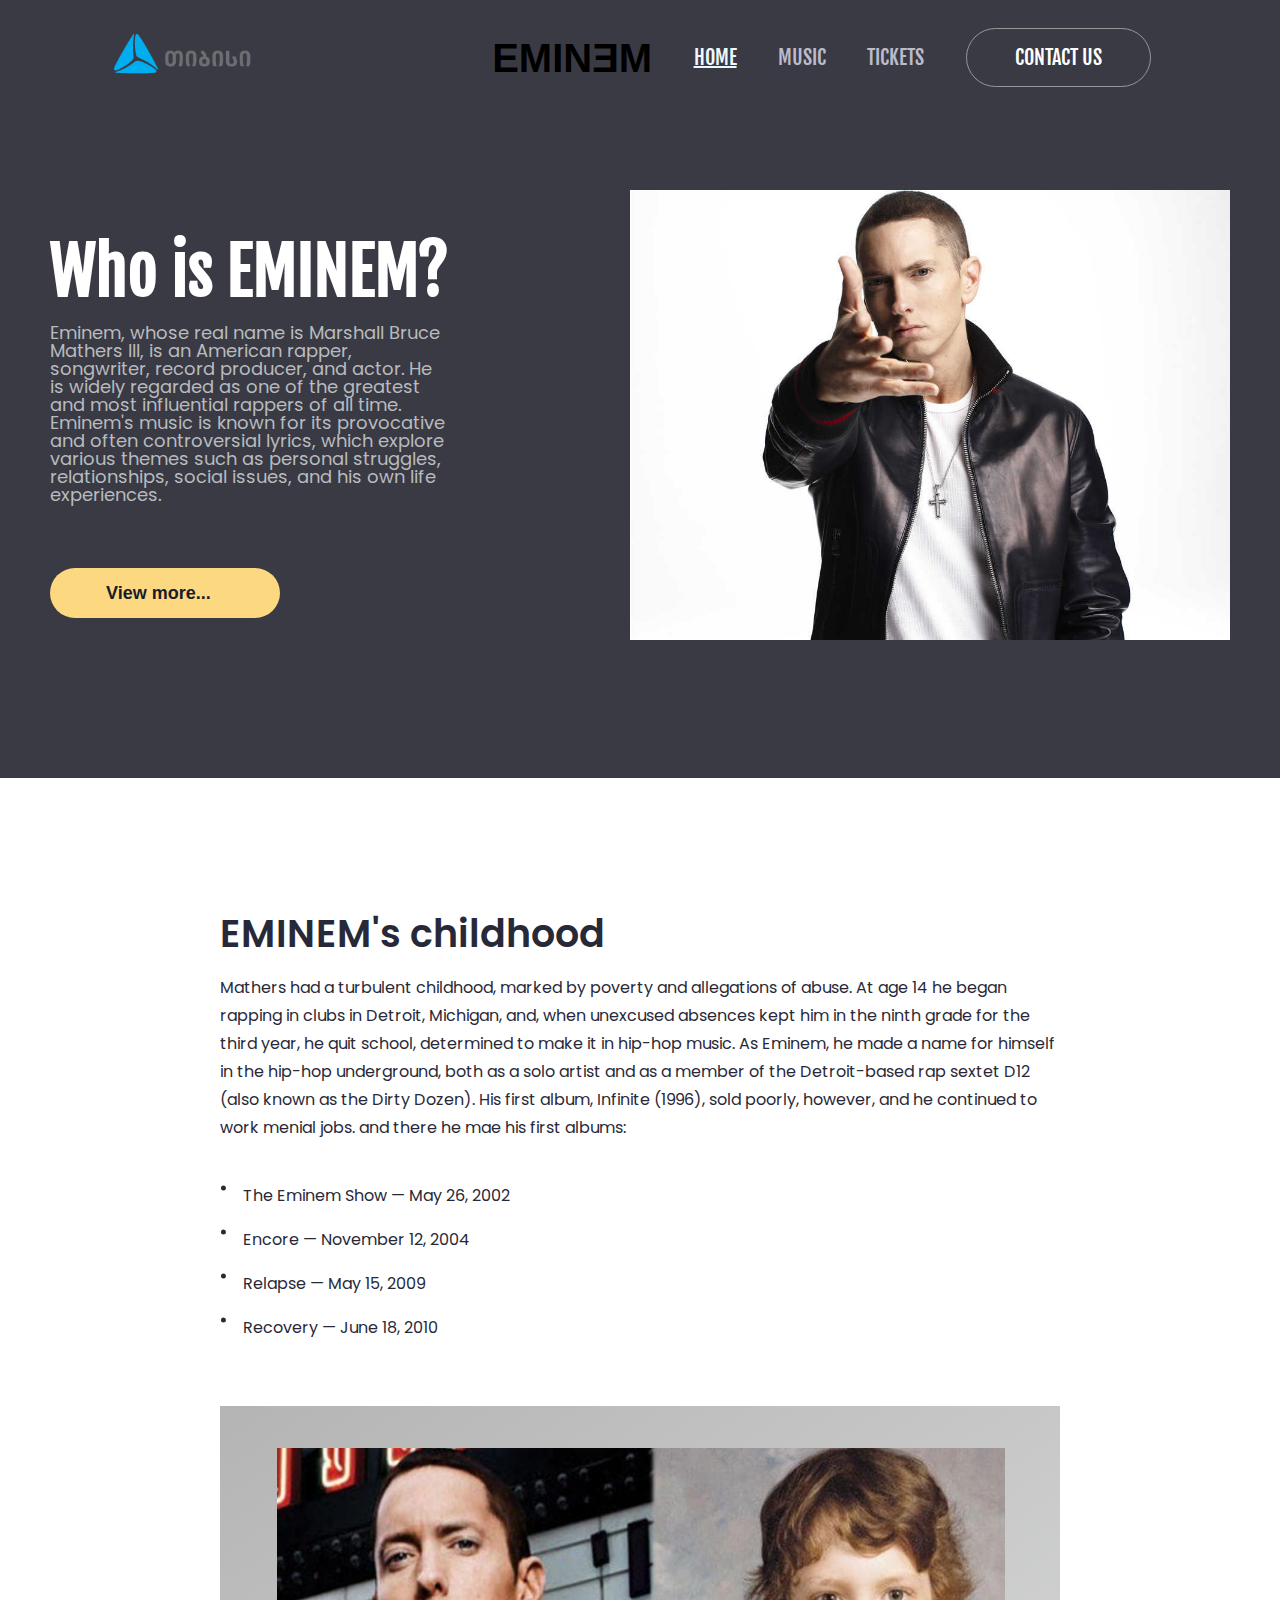
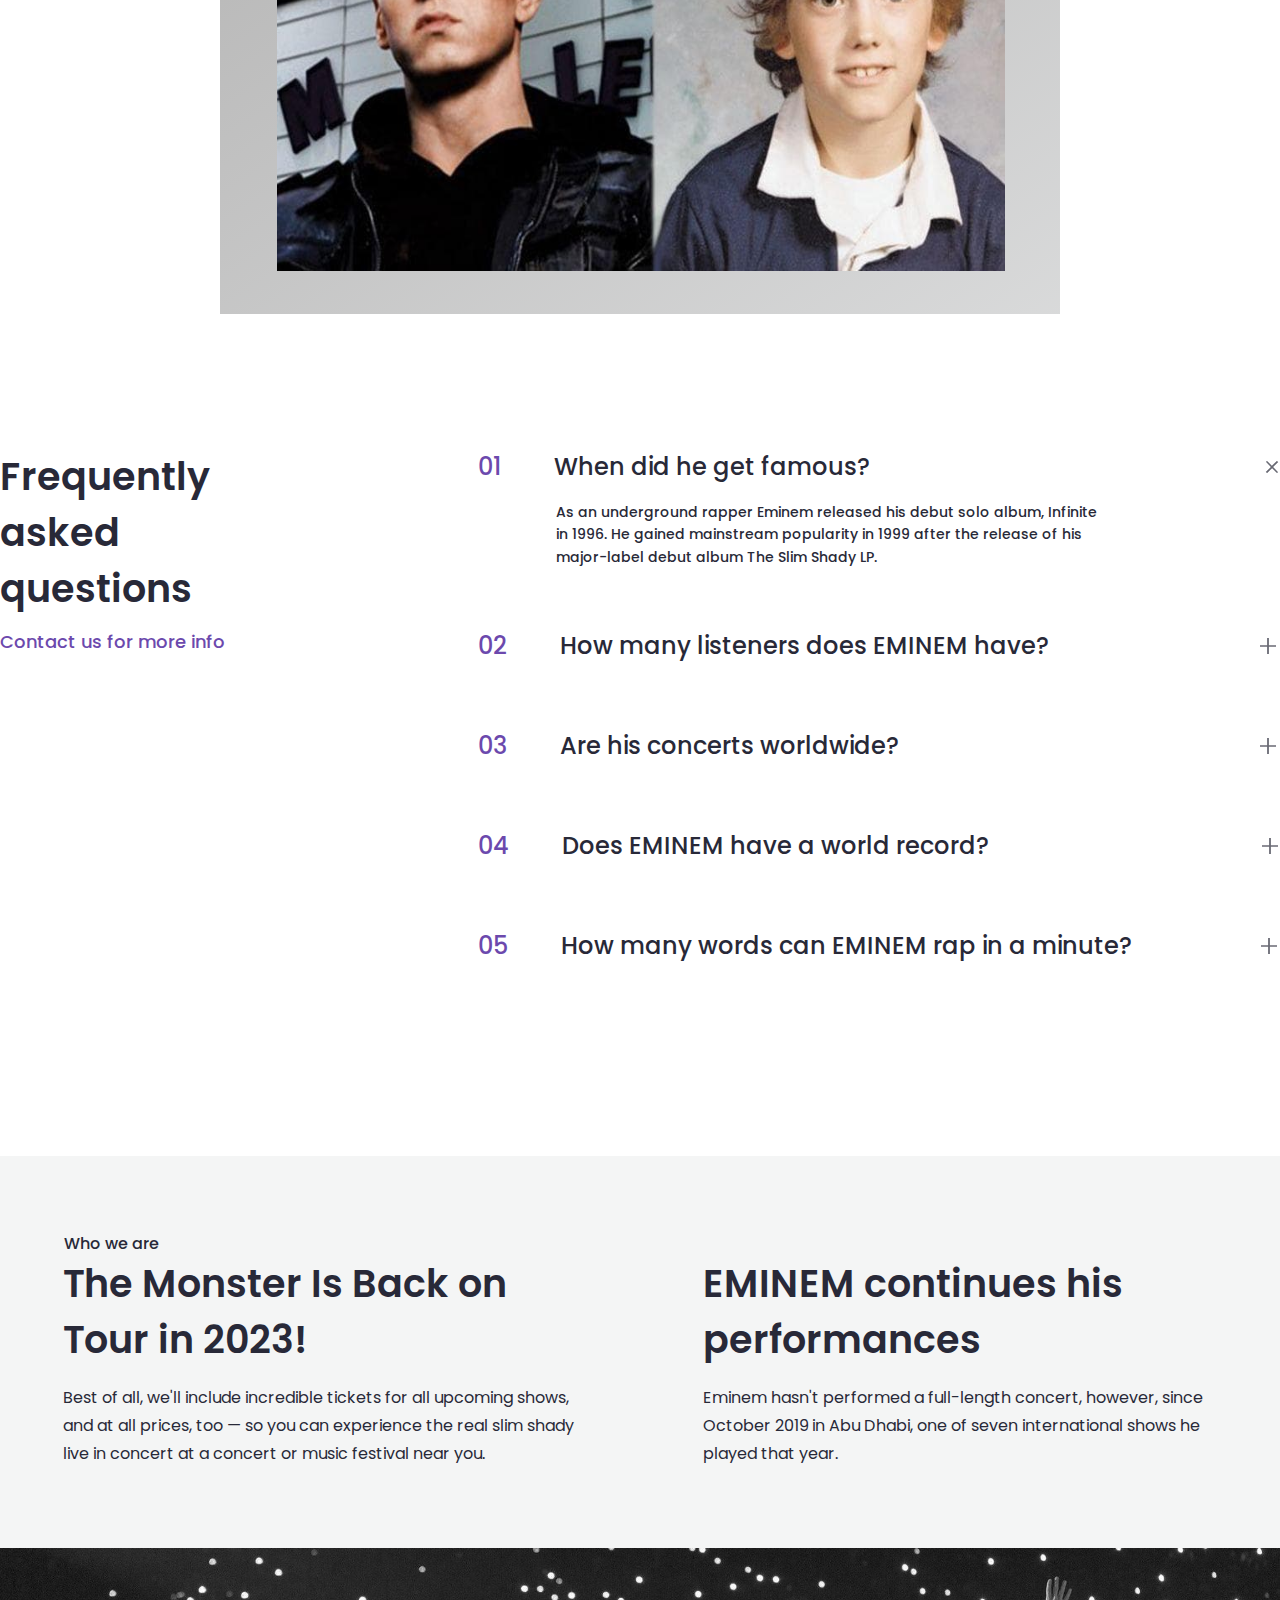
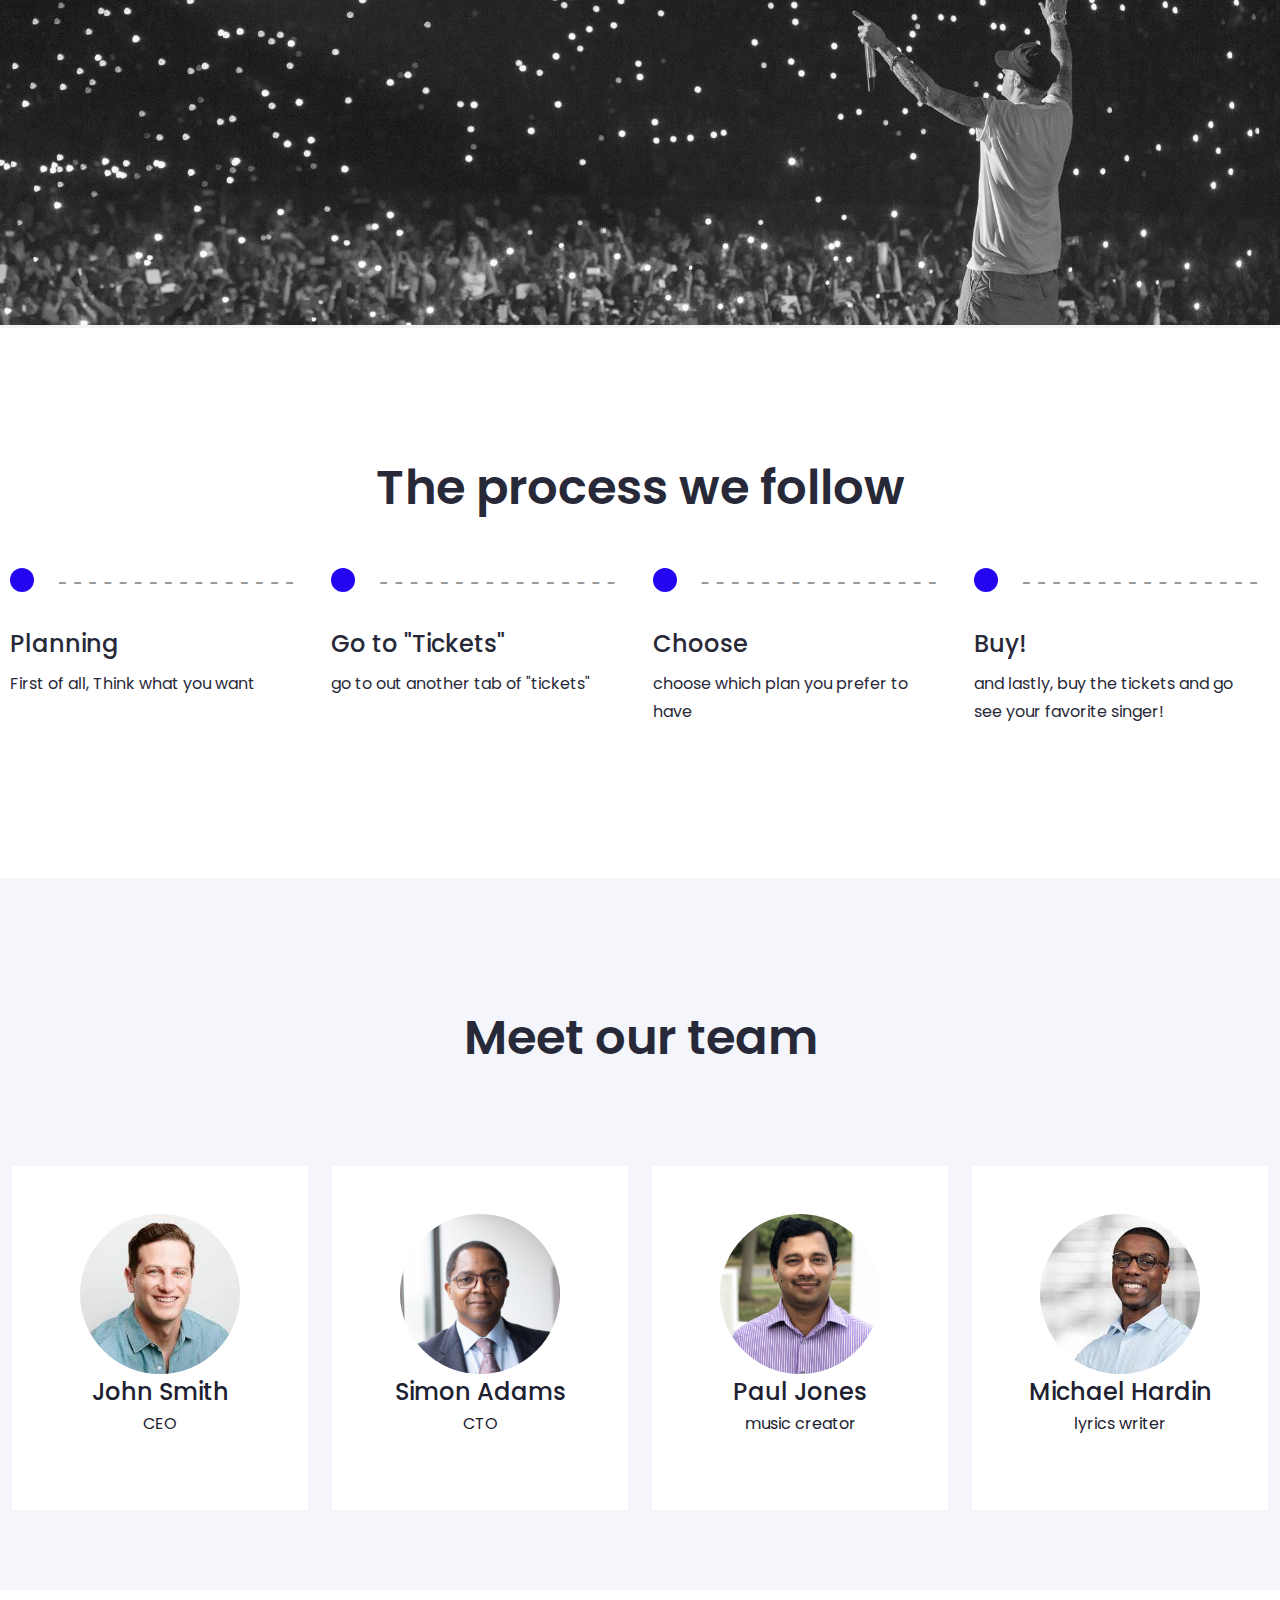
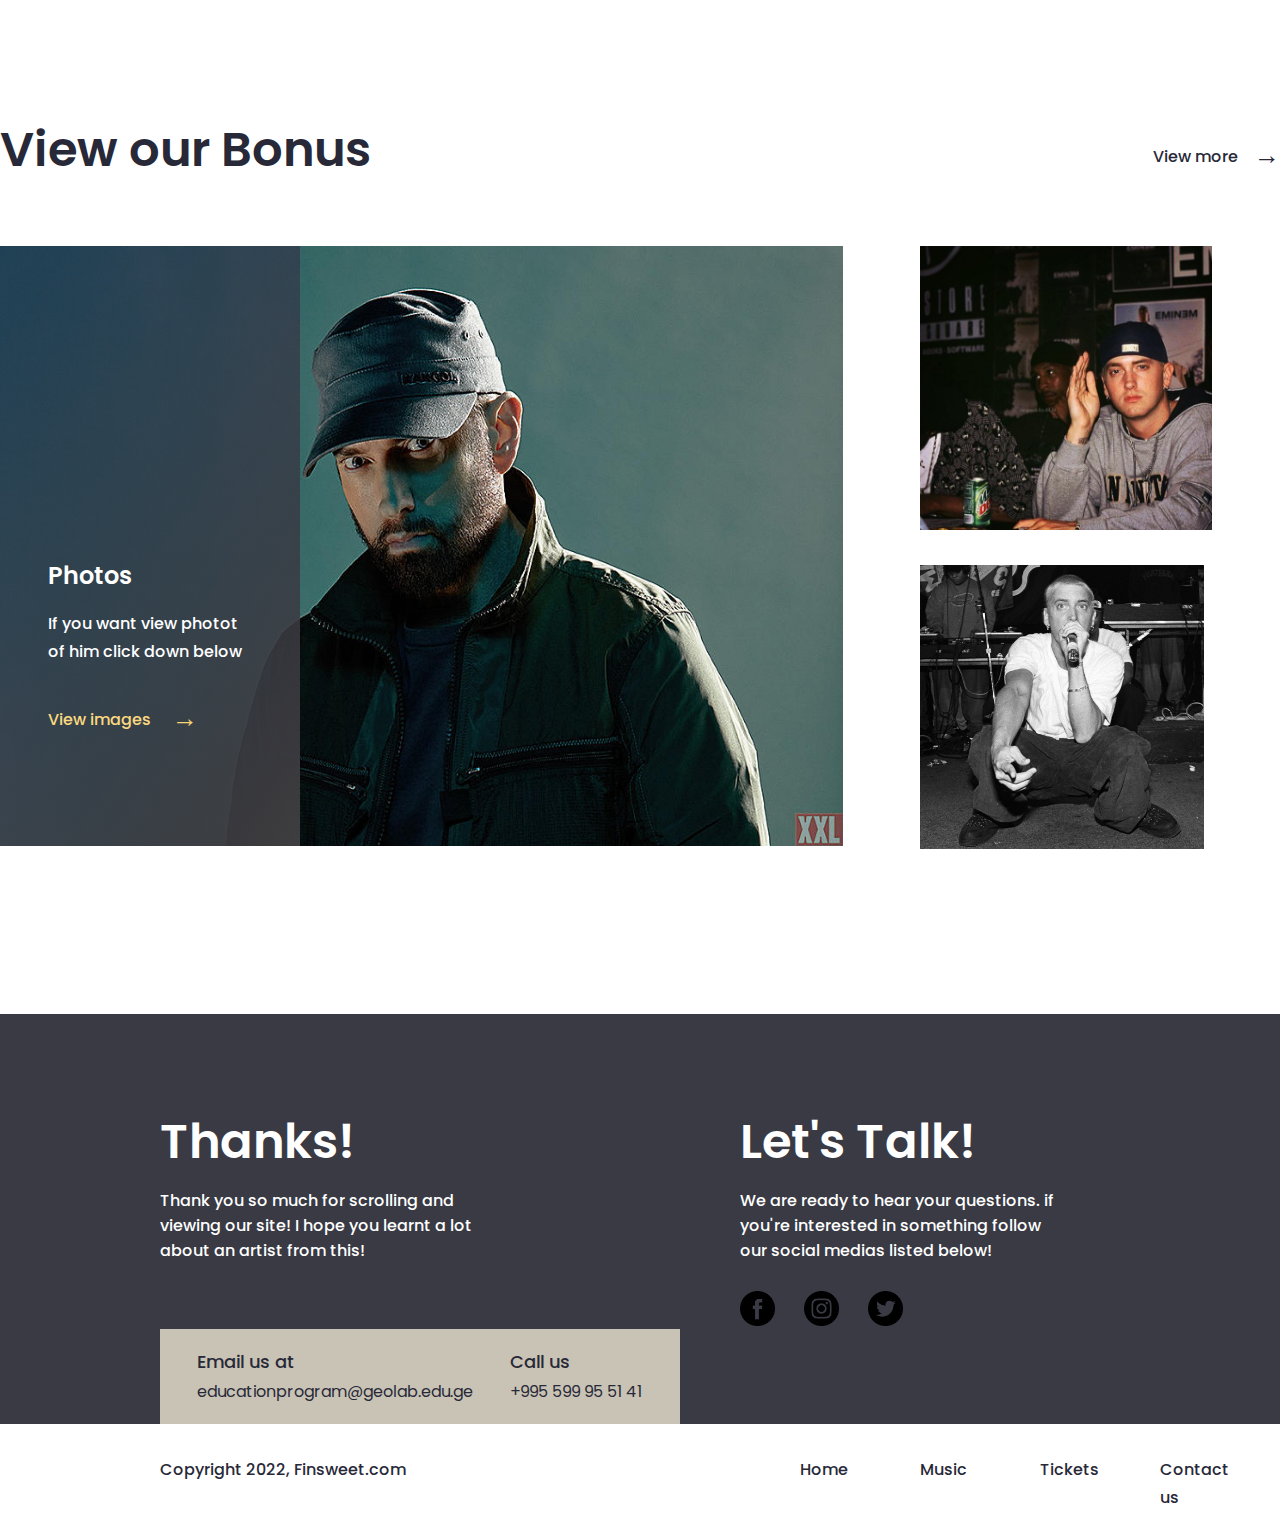
<file: index.html>
<!DOCTYPE html>
<html lang="en">
<head>
    <meta charset="UTF-8">
    <meta name="viewport" content="width=device-width, initial-scale=1.0">

    <link rel="preconnect" href="https://fonts.googleapis.com">
    <link rel="preconnect" href="https://fonts.gstatic.com" crossorigin>
    <link href="https://fonts.googleapis.com/css2?family=Fjalla+One&display=swap" rel="stylesheet">

    <link rel="preconnect" href="https://fonts.googleapis.com">
    <link rel="preconnect" href="https://fonts.gstatic.com" crossorigin>
    <link href="https://fonts.googleapis.com/css2?family=Poppins&display=swap" rel="stylesheet">

    <title>EMINEM</title>
    <link rel="stylesheet" href="css/reset.css">
    <link rel="stylesheet" href="css/style.css">
    <link rel="stylesheet" href="css/media.css">
</head>
<body>
    <header>
       <img src="images/თიბისი.png" class="tbc" alt="tbc">
        <nav>
            <ul>
                </li>
                    <p class="hiddenp">EMINƎM</p>
                </li>
                <li>
                    <a href="#" class="active">HOME</a>
                </li>
                <li>
                    <a href="pages/life.html">MUSIC</a>
                </li>
                <li>
                    <a href="pages/tickets.html">TICKETS</a>
                </li>
                <li>
                    <a href="pages/contact.html" class="contactborder">CONTACT US</a>
                </li>
            </ul>
            <img src="images/menu.png" alt="menu" class="burger">
        </nav>
    </header>

    <section class="s1">
        <div class="container s1div">
            <div class="emineminfo">
                <h2>Who is EMINEM?</h2>
                <p>Eminem, whose real name is Marshall Bruce Mathers III, is an American rapper, songwriter, record producer, and actor. He is widely regarded as one of the greatest and most influential rappers of all time. Eminem's music is known for its provocative and often controversial lyrics,
                which explore various themes such as personal struggles, relationships, social issues, and his own life experiences.</p>
                <h3>View more...</h3>
            </div>
            <img src="images/eminem.jpg" alt="eminem">
        </div>
    </section>

    <section class="s2">
        <div class="s2div">
            <h1>EMINEM's childhood</h1>
            <p>Mathers had a turbulent childhood, marked by poverty and allegations of abuse. At age 14 he began rapping in clubs in Detroit, Michigan, and, when unexcused absences kept him in the ninth grade for the third year, he quit school, determined to make it in hip-hop music. As Eminem, he made a name for himself in the hip-hop underground, both as a solo artist and as a member of the Detroit-based rap sextet D12 (also known as the Dirty Dozen). His first album, Infinite (1996), sold poorly, however, and he continued to work menial jobs. and there he mae his first albums:</p>
            <div class="points">
                <img src="images/Point.svg" alt="points">
                <h4>The Eminem Show — May 26, 2002</h4>
            </div>
            <div class="points">
                <img src="images/Point.svg" alt="points">
                <h4>Encore — November 12, 2004</h4>
            </div>
            <div class="points">
                <img src="images/Point.svg" alt="points">
                <h4>Relapse — May 15, 2009</h4>
            </div>
            <div class="points">
                <img src="images/Point.svg" alt="points">
                <h4>Recovery — June 18, 2010</h4>
            </div>
               <div class="imgback"><img class="s2divimg" src="images/childhood.jpg" alt="eminem_kid"></div>
        </div>
    </section>

    <section class="container s3">
        <div class="s3left">
            <h3>Frequently asked questions</h3>
            <h2>Contact us for more info</h2>
        </div>

        <div class="questions">
            <div class="N1">
                <div class="answer">
                <h1>01</h1>
                <p>When did he get famous?</p>
                <img src="images/+.svg" alt="x">
                </div>
                    <h6>As an underground rapper Eminem released his debut solo album, Infinite in 1996. He gained mainstream popularity in 1999 after the release of his major-label debut album The Slim Shady LP.</h6>
            </div>
            <div class="N2">
                <h1>02</h1>
                <p>How many listeners does EMINEM have?</p>
                <img src="images/+.svg" alt="+">
            </div>
            <div class="N2">
                <h1>03</h1>
                <p>Are his concerts worldwide?</p>
                <img src="images/+.svg" alt="+">
            </div>
            <div class="N2">
                <h1>04</h1>
                <p>Does EMINEM have a world record?</p>
                <img src="images/+.svg" alt="+">
            </div>
            <div class="N2">
                <h1>05</h1>
                <p>How many words can EMINEM rap in a minute?</p>
                <img src="images/+.svg" alt="+">
            </div>
    </section>

    <section class="container s4">
        <h6>Who we are</h6>
        <div class="both">
            <div class="s4both">
                <h5>The Monster Is Back on Tour in 2023!</h5>
                <p>Best of all, we'll include incredible tickets for all upcoming shows, and at all prices, too — so you can experience the real slim shady live in concert at a concert or music festival near you.</p>
            </div>
            <div class="s4both">
                <h5>EMINEM continues his performances</h5>
                <p>Eminem hasn't performed a full-length concert, however, since October 2019 in Abu Dhabi, one of seven international shows he played that year.</p>
            </div>
        </div>
            <img src="images/long.jpg" alt="long">
    </section>

    <section class="s10">
        <h1>The process we follow</h1>
<div class="s10flex">

        <div class="linetext">
            <div>
                <img src="images/Circle.svg" alt="cirlce">
                <h4>- - - - - - - - - - - - - - - -</h4>
            </div>
            <h3>Planning</h3>
            <p>First of all, Think what you want</p>
        </div>

        <div class="linetext">
            <div>
                <img src="images/Circle.svg" alt="cirlce">
                <h4>- - - - - - - - - - - - - - - -</h4>
            </div>
                <a href="pages/tickets.html">Go to "Tickets"</a>
                <p>go to out another tab of "tickets"</p>
        </div>

        <div class="linetext">
            <div>
                <img src="images/Circle.svg" alt="cirlce">
                <h4>- - - - - - - - - - - - - - - -</h4>
            </div>
            <h3>Choose</h3>
            <p>choose which plan you prefer to have</p>
        </div>

        <div class="linetext">
            <div>
                <img src="images/Circle.svg" alt="cirlce">
                <h4>- - - - - - - - - - - - - - - -</h4>
            </div>
            <h3>Buy!</h3>
            <p>and lastly, buy the tickets and go see your favorite singer!</p>
        </div>
</div>
    </section>

    <section class="s5">
        <h1>Meet our team</h1>
        <div class="people">
            <div>
                <img src="images/1.jpg" alt="1">
                <h2>John Smith</h2>
                <p>CEO</p>
            </div>
            <div>
                <img src="images/2.jpg" alt="2">
                <h2>Simon Adams</h2>
                <p>CTO</p>
            </div>
            <div>
                <img src="images/3.jpg" alt="3">
                <h2>Paul Jones</h2>
                <p>music creator</p>
            </div>
            <div>
                <img src="images/4.jpg" alt="4">
                <h2>Michael Hardin</h2>
                <p>lyrics writer</p>
            </div>
        </div>
    </section>

    <section class="s12">

        <div class="s12text">
            <h1>View our Bonus</h1>
            <div class="viewmore">
                <a>View more</a>
                <h5>→</h5>
            </div>
        </div>

<div class="s12flex">

    <div class="s12left">
        <img  src="images/img.jpg" alt="img">
        <div class="gradient">
            <h3>Photos</h3>
            <p>If you want view photot of him click down below</p>
            <div class="arrow2">
                <a>View images</a>
                <h5>→</h5>
            </div>
        </div>
    </div>

<div class="s12right">
    <div>
        <img src="images/img2.jpg" alt="img2">
    </div>
    <div>
        <img src="images/img3.jpg" alt="img3">
    </div>
</div>


</div>

    </section>

    <footer>
        <div class="uppart">
            <div class="left">
                <h1>Thanks!</h1>
                <h5>Thank you so much for scrolling and viewing our site! I hope you learnt a lot about an artist from this!</h5>
            </div>

            <div class="right">
                <h1>Let's Talk!</h1>
                <h5>We are ready to hear your questions. if you're interested in something follow our social medias listed below!</h5>
                <img src="images/facebook_2168281.png" alt="fb">
                <img src="images/instagram_1384015.png" alt="insta">
                <img src="images/twitter_1384017.png" alt="twitter">
            </div>
        </div>

        <div class="yellowpart">
            <div>
                <h4>Email us at</h4>
                <h6>educationprogram@geolab.edu.ge</h6>
            </div>
            <div>
                <h4>Call us</h4>
                <h6>+995 599 95 51 41</h6>
            </div>
        </div>

        <div class="downpart">
            <h1>Copyright 2022, Finsweet.com</h1>
            <div class="nav2">
                <a href="#">Home</a>
                <a href="pages/life.html">Music</a>
                <a href="pages/tickets.html">Tickets</a>
                <a href="pages/contact.html">Contact us</a>
            </div>
        </div>

    </footer>
    
</body>
</html>
</file>
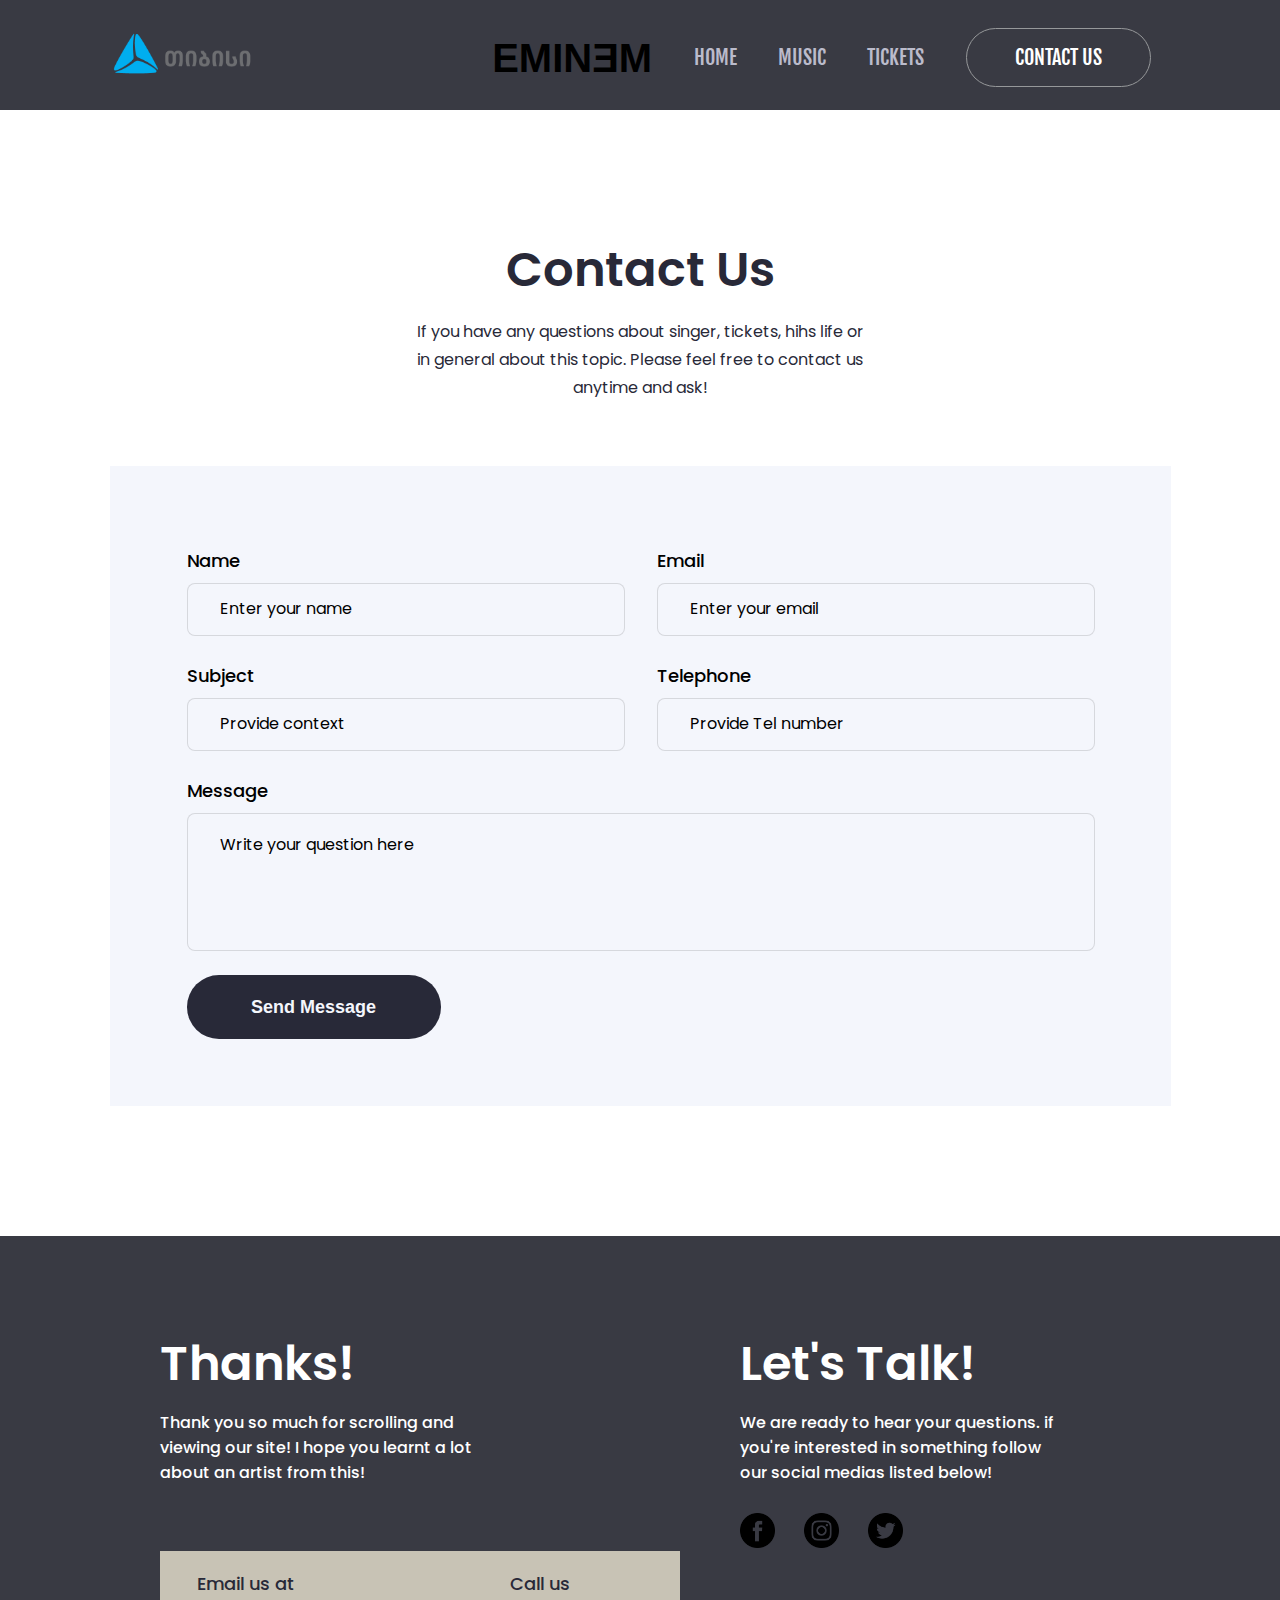
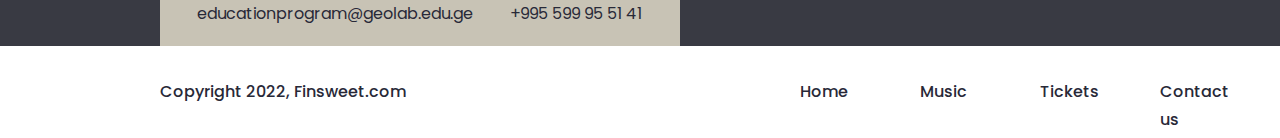
<file: pages/contact.html>
<!DOCTYPE html>
<html lang="en">
<head>
    <meta charset="UTF-8">
    <meta name="viewport" content="width=device-width, initial-scale=1.0">

    <link rel="preconnect" href="https://fonts.googleapis.com">
    <link rel="preconnect" href="https://fonts.gstatic.com" crossorigin>
    <link href="https://fonts.googleapis.com/css2?family=Fjalla+One&display=swap" rel="stylesheet">

    <link rel="preconnect" href="https://fonts.googleapis.com">
    <link rel="preconnect" href="https://fonts.gstatic.com" crossorigin>
    <link href="https://fonts.googleapis.com/css2?family=Poppins&display=swap" rel="stylesheet">

    <title>LIFE</title>
    <link rel="stylesheet" href="../css/reset.css">
    <link rel="stylesheet" href="../css/style.css">
    <link rel="stylesheet" href="../css/media.css">
</head>
<body>
    
    <header>
        <img class="tbc" src="../images/თიბისი.png" alt="tbc">
         <nav>
             <ul>
                 </li>
                     <p>EMINƎM</p>
                 </li>
                 <li>
                     <a href="../index.html">HOME</a>
                 </li>
                 <li>
                     <a href="life.html">MUSIC</a>
                 </li>
                 <li>
                     <a href="tickets.html">TICKETS</a>
                 </li>
                 <li>
                     <a href="#" class="contactborder"  class="active">CONTACT US</a>
                 </li>
             </ul>
             <img src="../images/menu.png" alt="menu" class="burger">
         </nav>
     </header>

     <section class="s11">
        <div class="s11up">
            <h1>Contact Us</h1>
            <h4>If you have any questions about singer, tickets, hihs life or in general about this topic. Please feel free to contact us anytime and ask!</h4>
        </div>
        <div class="login">
            <div>
                <p>Name</p>
                <form action="/action_page.php">
                    <input type="text" id="fname" name="Name" placeholder="Enter your name">
                </form>
            </div>

            <div>
                <p>Email</p>
                <form action="/action_page.php">
                    <input type="email" id="fname" name="email" placeholder="Enter your email">
                </form>
            </div>

            <div>
                <p>Subject</p>
                <form action="/action_page.php">
                    <input type="text" id="fname" name="Subject" placeholder="Provide context">
                </form>
            </div>

            <div>
                <p>Telephone</p>
                <form action="/action_page.php">
                    <input type="tel" id="tel" name="tel" placeholder="Provide Tel number">
                </form>
            </div>

            <div class="message">
                <p>Message</p>
                <form action="/action_page.php">
                    <textarea placeholder="Write your question here"></textarea>
                </form>
            </div>

            <div class="Submit">
                <form action="/action_page.php">
                    <input type="submit" value="Send Message">
                </form>
            </div>
            
        </div>
     </section>

     
    <footer>
        <div class="uppart">
            <div class="left">
                <h1>Thanks!</h1>
                <h5>Thank you so much for scrolling and viewing our site! I hope you learnt a lot about an artist from this!</h5>
            </div>

            <div class="right">
                <h1>Let's Talk!</h1>
                <h5>We are ready to hear your questions. if you're interested in something follow our social medias listed below!</h5>
                <img src="../images/facebook_2168281.png" alt="fb">
                <img src="../images/instagram_1384015.png" alt="insta">
                <img src="../images/twitter_1384017.png" alt="twitter">
            </div>
        </div>

        <div class="yellowpart">
            <div>
                <h4>Email us at</h4>
                <h6>educationprogram@geolab.edu.ge</h6>
            </div>
            <div>
                <h4>Call us</h4>
                <h6>+995 599 95 51 41</h6>
            </div>
        </div>

        <div class="downpart">
            <h1>Copyright 2022, Finsweet.com</h1>
            <div class="nav2">
                <a href="../index.html">Home</a>
                <a href="life.html">Music</a>
                <a href="tickets.html">Tickets</a>
                <a href="#">Contact us</a>
            </div>
        </div>

    </footer>
    

</body>
</html>
</file>
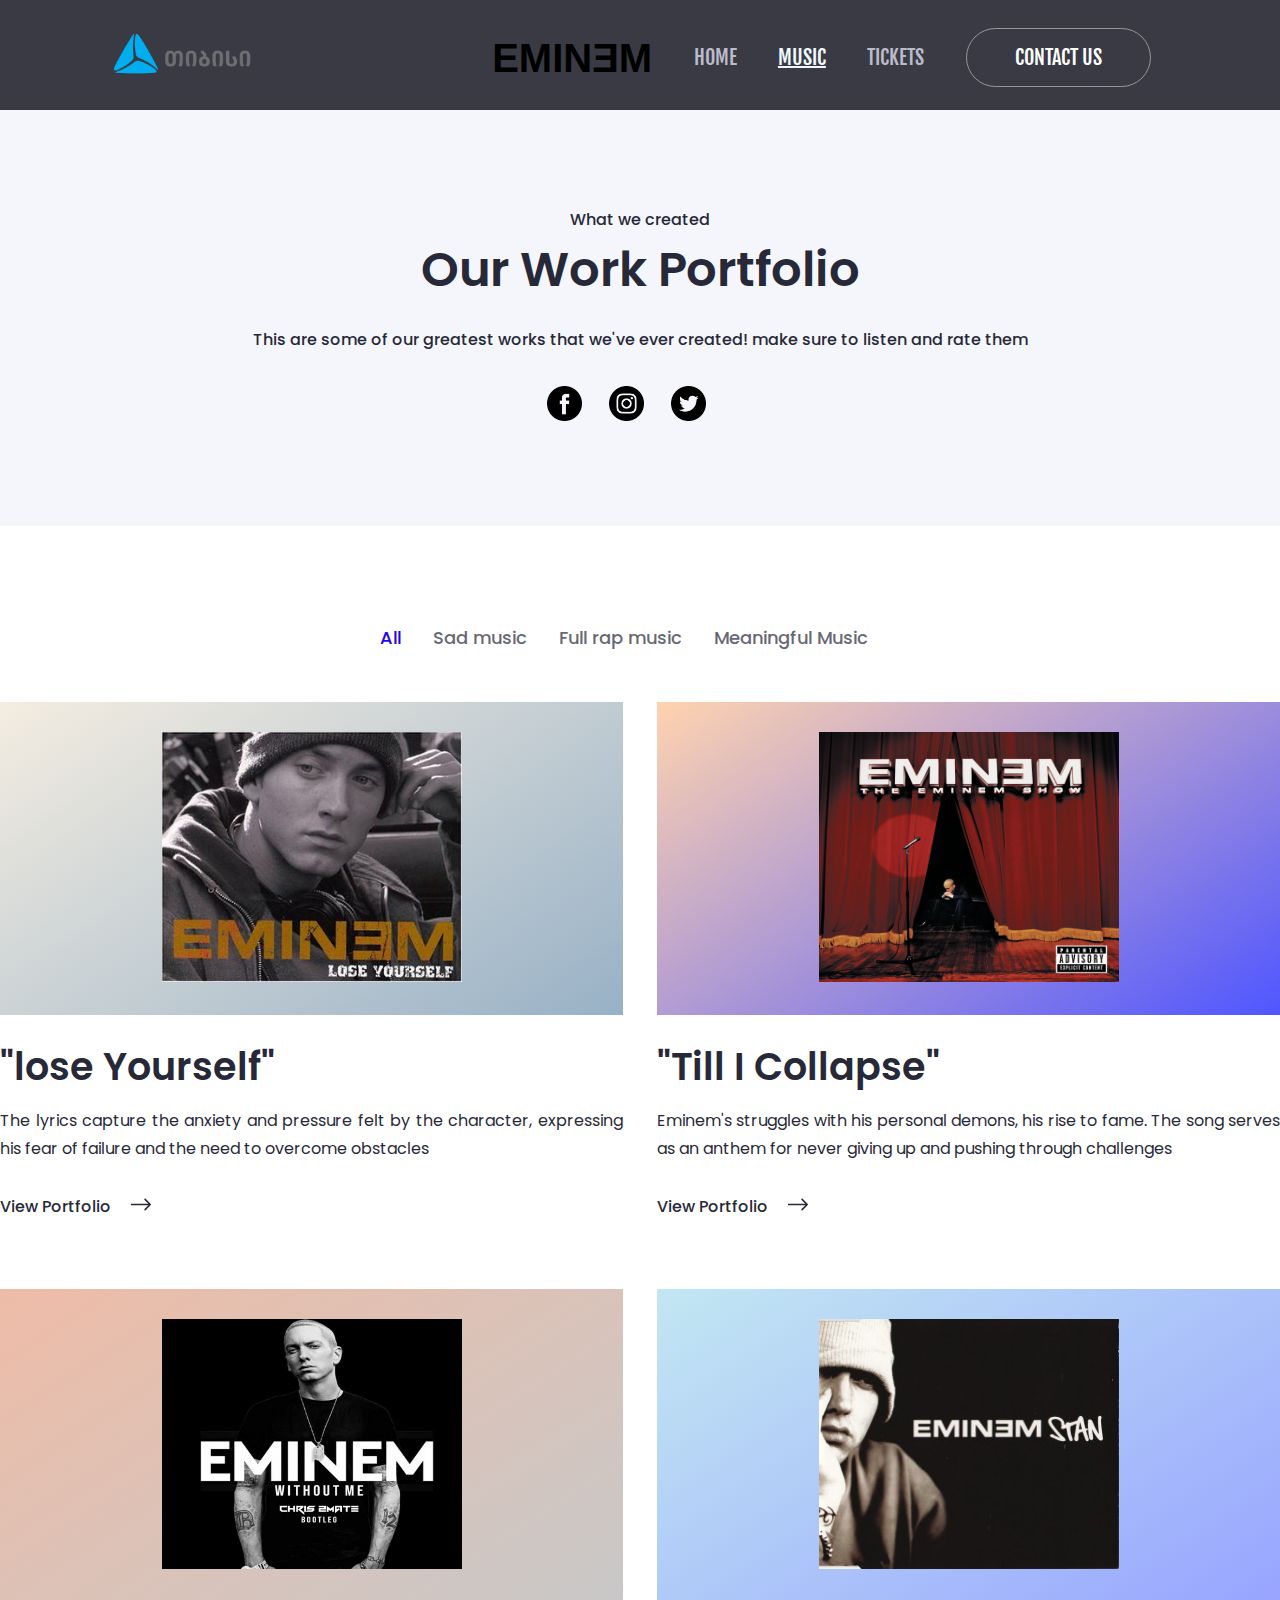
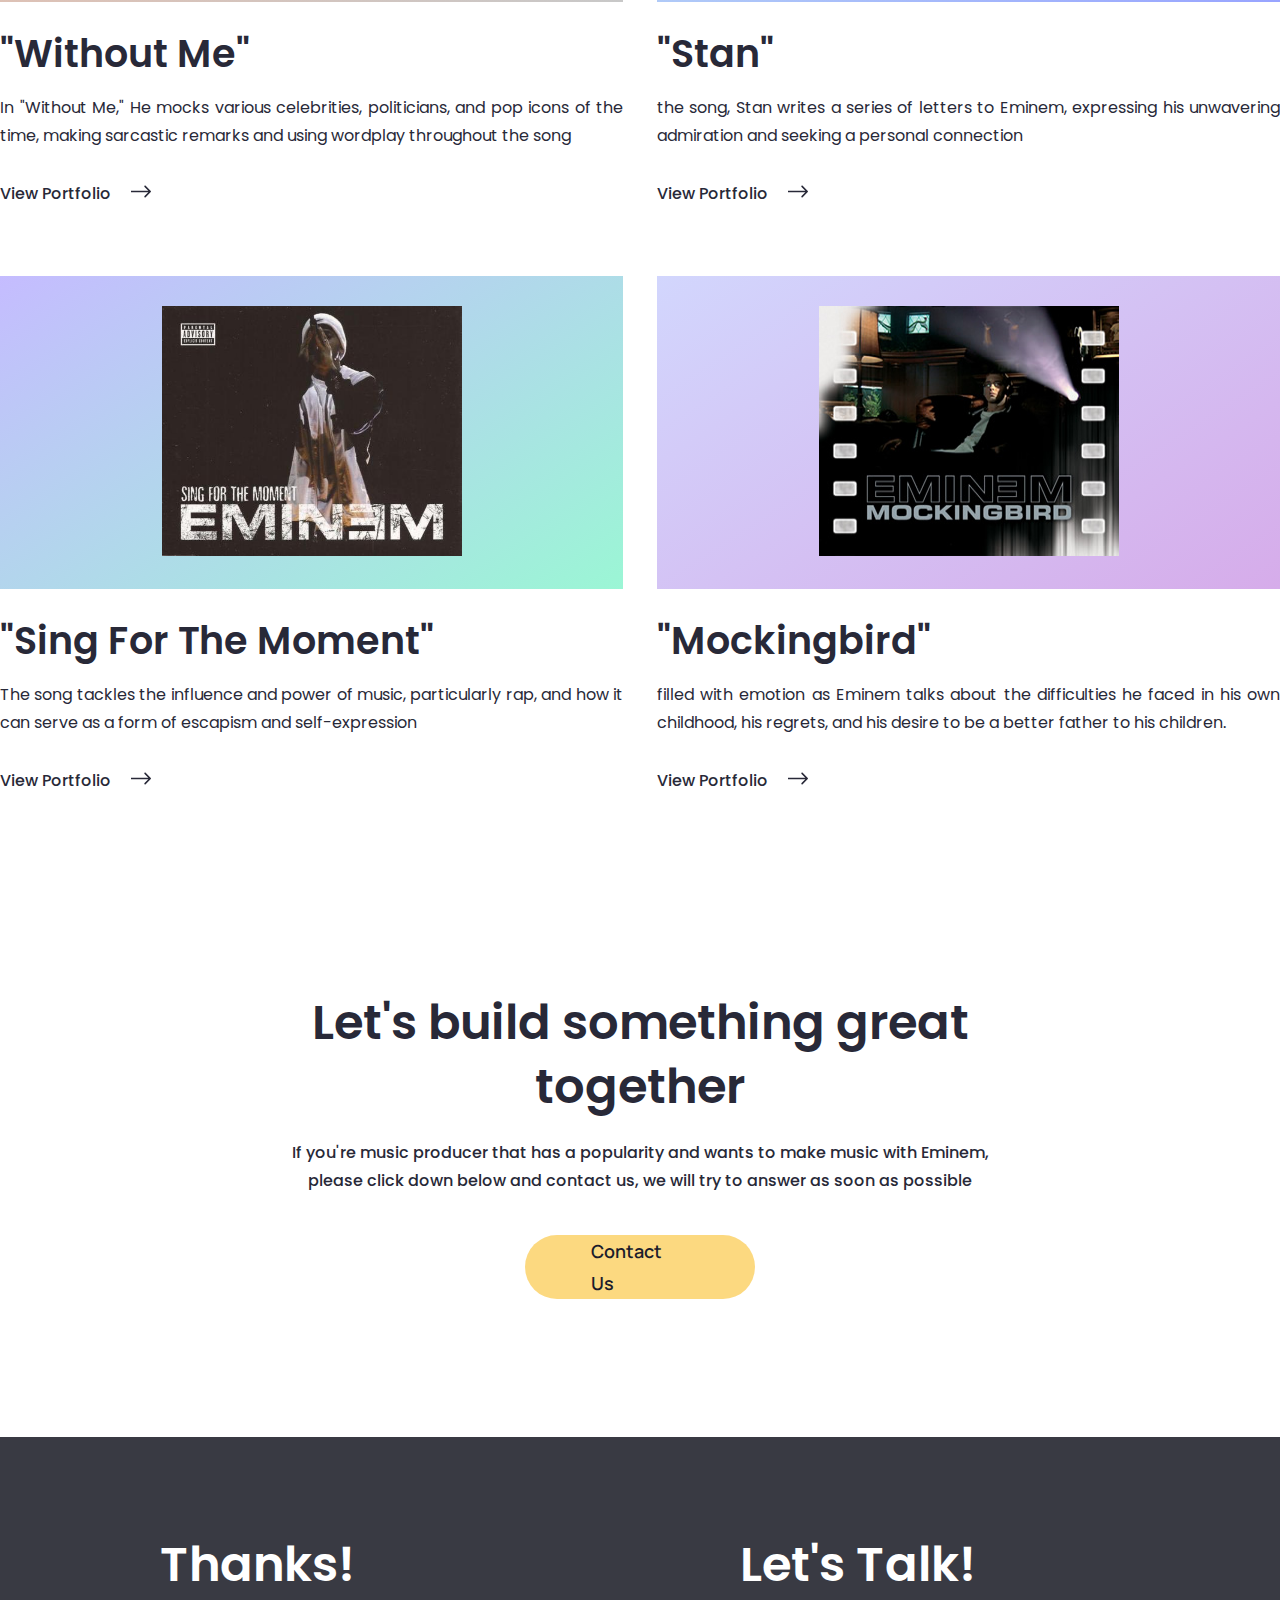
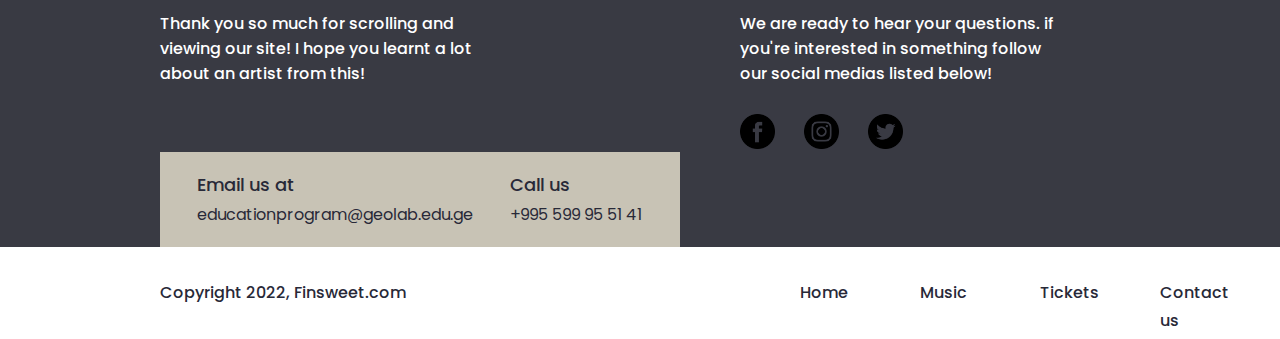
<file: pages/life.html>
<!DOCTYPE html>
<html lang="en">
<head>
    <meta charset="UTF-8">
    <meta name="viewport" content="width=device-width, initial-scale=1.0">

    <link rel="preconnect" href="https://fonts.googleapis.com">
    <link rel="preconnect" href="https://fonts.gstatic.com" crossorigin>
    <link href="https://fonts.googleapis.com/css2?family=Fjalla+One&display=swap" rel="stylesheet">

    <link rel="preconnect" href="https://fonts.googleapis.com">
    <link rel="preconnect" href="https://fonts.gstatic.com" crossorigin>
    <link href="https://fonts.googleapis.com/css2?family=Poppins&display=swap" rel="stylesheet">

    <link rel="preconnect" href="https://fonts.googleapis.com">
    <link rel="preconnect" href="https://fonts.gstatic.com" crossorigin>
    <link href="https://fonts.googleapis.com/css2?family=Manrope&display=swap" rel="stylesheet">

    <title>LIFE</title>
    <link rel="stylesheet" href="../css/reset.css">
    <link rel="stylesheet" href="../css/style.css">
    <link rel="stylesheet" href="../css/media.css">
</head>
<body>
    
    <header>
        <img class="tbc" src="../images/თიბისი.png" alt="tbc">
         <nav>
             <ul>
                 </li>
                     <p>EMINƎM</p>
                 </li>
                 <li>
                     <a href="../index.html">HOME</a>
                 </li>
                 <li>
                     <a href="#" class="active">MUSIC</a>
                 </li>
                 <li>
                     <a href="tickets.html">TICKETS</a>
                 </li>
                 <li>
                     <a href="contact.html" class="contactborder">CONTACT US</a>
                 </li>
             </ul>
             <img src="../images/menu.png" alt="menu" class="burger">
         </nav>
     </header>

     <section class="s6">
        <div>
            <div class="intro">
                <p>What we created</p>
                <h1>Our Work Portfolio</h1>
                <p>This are some of our greatest works that we've ever created! make sure to listen and rate them</p>
            </div>
            <div class="socials">
                <img src="../images/facebook_2168281.png" alt="fb">
                <img src="../images/instagram_1384015.png" alt="ig">
                <img src="../images/twitter_1384017.png" alt="twitter">
            </div>
        </div>
     </section>

     <section class="s7">
        <div class="abovetext">
            <h1>All</h1>
            <p>Sad music</p>
            <p>Full rap music</p>
            <p>Meaningful Music</p>
        </div>

        <div class="cardwrapper">

            <div class="card">
               <div class="backg"><img src="../images/Lose_Yourself.jpg" alt="lose yourself"></div>
                    <h2>"lose Yourself"</h2>
                    <p>The lyrics capture the anxiety and pressure felt by the character, expressing his fear of failure and the need to overcome obstacles</p>
                    <div class="arrow">
                        <div>
                            <a href="https://www.youtube.com/watch?v=_Yhyp-_hX2s">View Portfolio</a>
                            <img src="../images/Arrow.svg" alt="arrow">
                        </div>
                    </div>
                </div>

            <div class="card">
                <div class="backg2"><img src="../images/till_i_collapse.jpg" alt="till i collapse"></div>
                    <h2>"Till I Collapse"</h2>
                    <p>Eminem's struggles with his personal demons, his rise to fame. The song serves as an anthem for never giving up and pushing through challenges</p>
                    <div class="arrow">
                        <div>
                            <a href="https://youtu.be/ytQ5CYE1VZw">View Portfolio</a>
                            <img src="../images/Arrow.svg" alt="arrow">
                        </div>
                    </div>
                </div>

            <div class="card">
                <div class="backg3"><img src="../images/without_me.jpg" alt="without me"></div>
                    <h2>"Without Me"</h2>
                    <p>In "Without Me,"  He mocks various celebrities, politicians, and pop icons of the time, making sarcastic remarks and using wordplay throughout the song</p>
                    <div class="arrow">
                        <div>
                            <a href="https://youtu.be/YVkUvmDQ3HY">View Portfolio</a>
                            <img src="../images/Arrow.svg" alt="arrow">
                        </div>
                    </div>
                 </div>      

            <div class="card">
                <div class="backg4"><img src="../images/stan.jpg" alt="stan"></div>
                    <h2>"Stan"</h2>
                    <p>the song, Stan writes a series of letters to Eminem, expressing his unwavering admiration and seeking a personal connection</p>
                    <div class="arrow">
                        <div>
                            <a href="https://youtu.be/gOMhN-hfMtY">View Portfolio</a>
                            <img src="../images/Arrow.svg" alt="arrow">
                        </div>
                    </div>
                </div> 
                
            <div class="card">
                 <div class="backg5"><img src="../images/sing_for.jpg" alt="sing for the moment"></div>
                    <h2>"Sing For The Moment"</h2>
                    <p>The song tackles the influence and power of music, particularly rap, and how it can serve as a form of escapism and self-expression</p>
                    <div class="arrow">
                        <div>
                            <a href="https://youtu.be/KjZgtZa_cZo?list=PLQeroY7XkiFGHZi3F40Ehq6rokDgJcJKk">View Portfolio</a>
                            <img src="../images/Arrow.svg" alt="arrow">
                        </div>
                    </div>
                </div>

            <div class="card">
                <div class="backg6"><img src="../images/mockingbird.jpg" alt="mockingbird"></div>
                    <h2>"Mockingbird"</h2>
                    <p>filled with emotion as Eminem talks about the difficulties he faced in his own childhood, his regrets, and his desire to be a better father to his children.</p>
                    <div class="arrow">
                        <div>
                            <a href="https://www.youtube.com/watch?v=S9bCLPwzSC0">View Portfolio</a>
                            <img src="../images/Arrow.svg" alt="arrow">
                        </div>
                    </div>
                </div>

        </div>
     </section>

     <section class="s8">
        <div>
            <h1>Let's build something great together</h1>
            <p>If you're music producer that has a popularity and wants to make music with Eminem, please click down below and contact us, we will try to answer as soon as possible</p>
            <a href="contact.html">Contact Us</a>
        </div>
     </section>

     <footer>
        <div class="uppart">
            <div class="left">
                <h1>Thanks!</h1>
                <h5>Thank you so much for scrolling and viewing our site! I hope you learnt a lot about an artist from this!</h5>
            </div>

            <div class="right">
                <h1>Let's Talk!</h1>
                <h5>We are ready to hear your questions. if you're interested in something follow our social medias listed below!</h5>
                <img src="../images/facebook_2168281.png" alt="fb">
                <img src="../images/instagram_1384015.png" alt="insta">
                <img src="../images/twitter_1384017.png" alt="twitter">
            </div>
        </div>

        <div class="yellowpart">
            <div>
                <h4>Email us at</h4>
                <h6>educationprogram@geolab.edu.ge</h6>
            </div>
            <div>
                <h4>Call us</h4>
                <h6>+995 599 95 51 41</h6>
            </div>
        </div>

        <div class="downpart">
            <h1>Copyright 2022, Finsweet.com</h1>
            <div class="nav2">
                <a href="../index.html">Home</a>
                <a href="#">Music</a>
                <a href="tickets.html">Tickets</a>
                <a href="contact.html">Contact us</a>
            </div>
        </div>

    </footer>

</body>
</html>
</file>
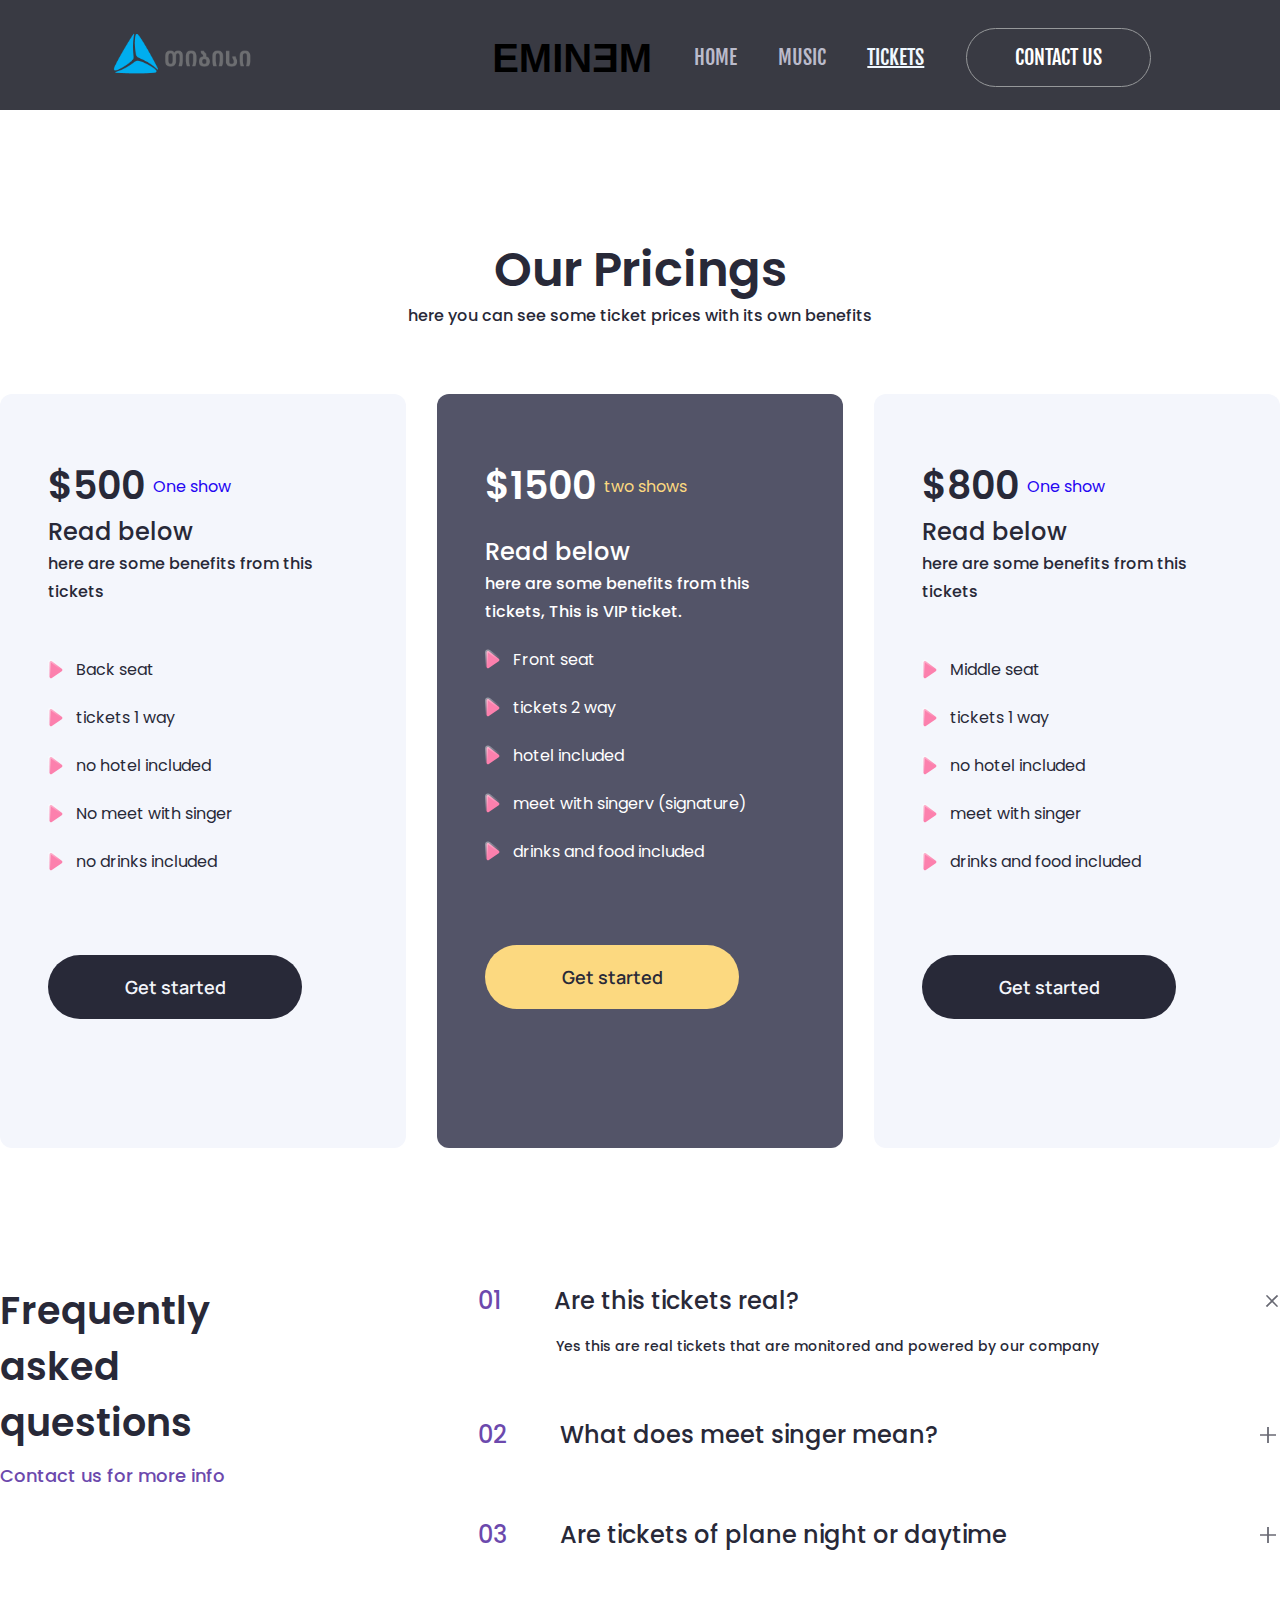
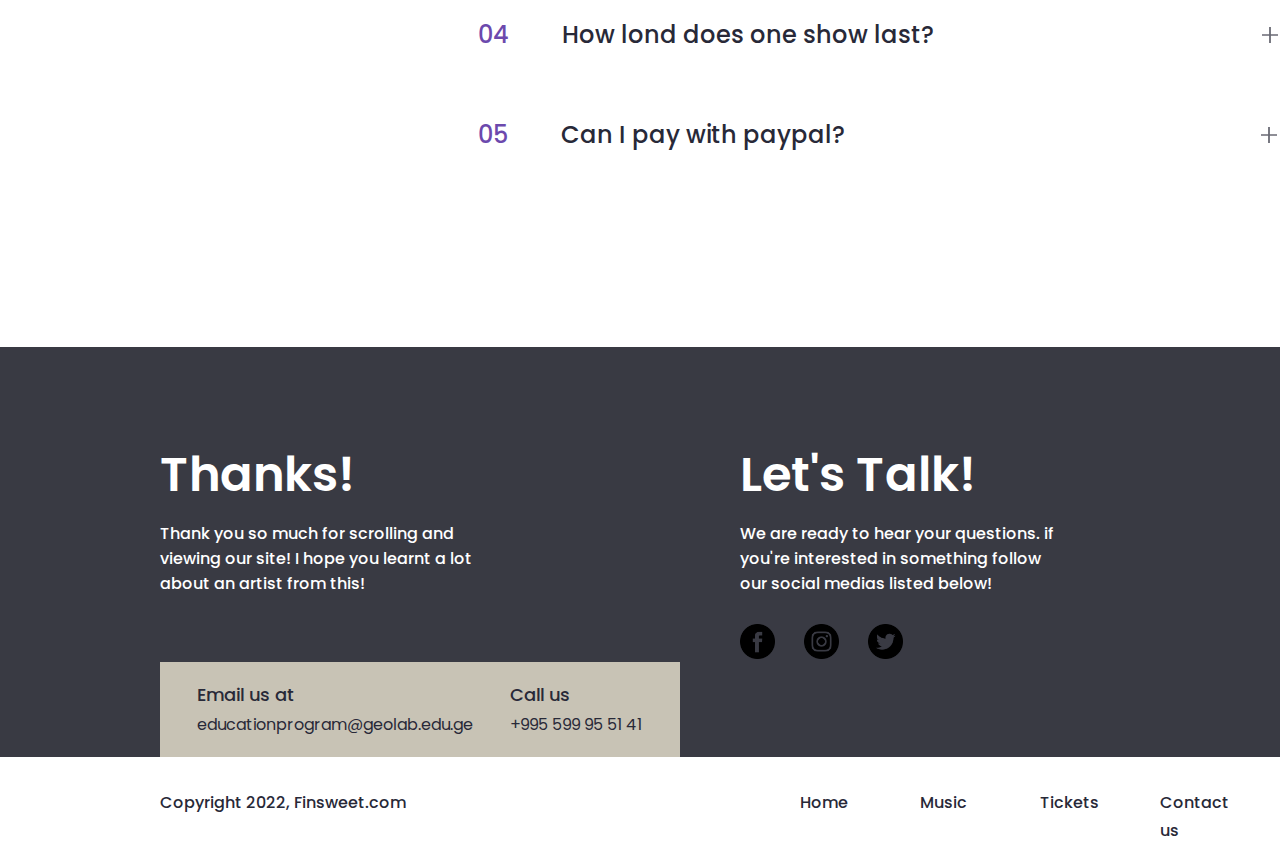
<file: pages/tickets.html>
<!DOCTYPE html>
<html lang="en">
<head>
    <meta charset="UTF-8">
    <meta name="viewport" content="width=device-width, initial-scale=1.0">

    <link rel="preconnect" href="https://fonts.googleapis.com">
    <link rel="preconnect" href="https://fonts.gstatic.com" crossorigin>
    <link href="https://fonts.googleapis.com/css2?family=Fjalla+One&display=swap" rel="stylesheet">

    <link rel="preconnect" href="https://fonts.googleapis.com">
    <link rel="preconnect" href="https://fonts.gstatic.com" crossorigin>
    <link href="https://fonts.googleapis.com/css2?family=Poppins&display=swap" rel="stylesheet">

    <link rel="preconnect" href="https://fonts.googleapis.com">
    <link rel="preconnect" href="https://fonts.gstatic.com" crossorigin>
    <link href="https://fonts.googleapis.com/css2?family=Manrope&display=swap" rel="stylesheet">

    <title>LIFE</title>
    <link rel="stylesheet" href="../css/reset.css">
    <link rel="stylesheet" href="../css/style.css">
    <link rel="stylesheet" href="../css/media.css">
</head>
<body>
    
    <header>
        <img class="tbc" src="../images/თიბისი.png" alt="tbc">
         <nav>
             <ul>
                 </li>
                     <p>EMINƎM</p>
                 </li>
                 <li>
                     <a href="../index.html">HOME</a>
                 </li>
                 <li>
                     <a href="life.html">MUSIC</a>
                 </li>
                 <li>
                     <a href="#"  class="active">TICKETS</a>
                 </li>
                 <li>
                     <a href="contact.html" class="contactborder">CONTACT US</a>
                 </li>
             </ul>
             <img src="../images/menu.png" alt="menu" class="burger">
         </nav>
     </header>

     <section class="s9">
        <div class="s9up">
            <h1>Our Pricings</h1>
            <p>here you can see some ticket prices with its own benefits</p>
        </div>
        <div class="tickets">

            <div class="ticketprice">
                <div class="price">
                    <h1>$500</h1>
                    <h5>One show</h5>
                </div>
                <div class="info">
                    <h4>Read below</h4>
                    <h6>here are some benefits from this tickets</h6>
                </div>
                <div class="sources">
                    <img src="../images/Pointer.svg" alt="pointer">
                    <p>Back seat</p>
                </div>
                <div class="sources">
                    <img src="../images/Pointer.svg" alt="pointer">
                    <p>tickets 1 way</p>
                </div>
                <div class="sources">
                    <img src="../images/Pointer.svg" alt="pointer">
                    <p>no hotel included</p>
                </div>
                <div class="sources">
                    <img src="../images/Pointer.svg" alt="pointer">
                    <p>No meet with singer</p>
                </div>
                <div class="sources">
                    <img src="../images/Pointer.svg" alt="pointer">
                    <p>no drinks included</p>
                </div>

                <div class="button">
                    <h3>Get started</h3>
                </div>
            </div>

            <div class="ticketprice2">
                <div class="price2">
                    <h1>$1500</h1>
                    <h5>two shows</h5>
                </div>
                <div class="info2">
                    <h4>Read below</h4>
                    <h6>here are some benefits from this tickets, This is VIP ticket.</h6>
                </div>
                <div class="sources2">
                    <img src="../images/Pointer.svg" alt="pointer">
                    <p>Front seat</p>
                </div>
                <div class="sources2">
                    <img src="../images/Pointer.svg" alt="pointer">
                    <p>tickets 2 way</p>
                </div>
                <div class="sources2">
                    <img src="../images/Pointer.svg" alt="pointer">
                    <p>hotel included</p>
                </div>
                <div class="sources2">
                    <img src="../images/Pointer.svg" alt="pointer">
                    <p>meet with singerv (signature)</p>
                </div>
                <div class="sources2">
                    <img src="../images/Pointer.svg" alt="pointer">
                    <p>drinks and food included</p>
                </div>

                <div class="button2">
                    <h3>Get started</h3>
                </div>
            </div>

            <div class="ticketprice">
                <div class="price">
                    <h1>$800</h1>
                    <h5>One show</h5>
                </div>
                <div class="info">
                    <h4>Read below</h4>
                    <h6>here are some benefits from this tickets</h6>
                </div>
                <div class="sources">
                    <img src="../images/Pointer.svg" alt="pointer">
                    <p>Middle seat</p>
                </div>
                <div class="sources">
                    <img src="../images/Pointer.svg" alt="pointer">
                    <p>tickets 1 way</p>
                </div>
                <div class="sources">
                    <img src="../images/Pointer.svg" alt="pointer">
                    <p>no hotel included</p>
                </div>
                <div class="sources">
                    <img src="../images/Pointer.svg" alt="pointer">
                    <p>meet with singer</p>
                </div>
                <div class="sources">
                    <img src="../images/Pointer.svg" alt="pointer">
                    <p>drinks and food included</p>
                </div>

                <div class="button">
                    <h3>Get started</h3>
                </div>
            </div>

        </div>
     </section>

     <section class="container s3">
        <div class="s3left">
            <h3>Frequently asked questions</h3>
            <h2>Contact us for more info</h2>
        </div>

        <div class="questions">
            <div class="N1">
                <div class="answer">
                <h1>01</h1>
                <p>Are this tickets real?</p>
                <img src="../images/+.svg" alt="x">
                </div>
                    <h6>Yes this are real tickets that are monitored and powered by our company</h6>
            </div>
            <div class="N2">
                <h1>02</h1>
                <p>What does meet singer mean?</p>
                <img src="../images/+.svg" alt="+">
            </div>
            <div class="N2">
                <h1>03</h1>
                <p>Are tickets of plane night or daytime</p>
                <img src="../images/+.svg" alt="+">
            </div>
            <div class="N2">
                <h1>04</h1>
                <p>How lond does one show last?</p>
                <img src="../images/+.svg" alt="+">
            </div>
            <div class="N2">
                <h1>05</h1>
                <p>Can I pay with paypal?</p>
                <img src="../images/+.svg" alt="+">
            </div>
    </section>

    <footer>
        <div class="uppart">
            <div class="left">
                <h1>Thanks!</h1>
                <h5>Thank you so much for scrolling and viewing our site! I hope you learnt a lot about an artist from this!</h5>
            </div>

            <div class="right">
                <h1>Let's Talk!</h1>
                <h5>We are ready to hear your questions. if you're interested in something follow our social medias listed below!</h5>
                <img src="../images/facebook_2168281.png" alt="fb">
                <img src="../images/instagram_1384015.png" alt="insta">
                <img src="../images/twitter_1384017.png" alt="twitter">
            </div>
        </div>

        <div class="yellowpart">
            <div>
                <h4>Email us at</h4>
                <h6>educationprogram@geolab.edu.ge</h6>
            </div>
            <div>
                <h4>Call us</h4>
                <h6>+995 599 95 51 41</h6>
            </div>
        </div>

        <div class="downpart">
            <h1>Copyright 2022, Finsweet.com</h1>
            <div class="nav2">
                <a href="../index.html">Home</a>
                <a href="life.html">Music</a>
                <a href="#">Tickets</a>
                <a href="contact.html">Contact us</a>
            </div>
        </div>

    </footer>
</body>
</html>
</file>
<file: css/style.css>
html {
    scroll-behavior: smooth;
}


/* HEADERIII */
header {
    display: flex;
    justify-content: space-around;
    background-color: #393a43;
}

.tbc {
    height: 50px;
    margin-top: 30px;
}

.burger {
    display: none;
    width: 50px;
}

header p {
    margin-top: 38px;
    font-size: 40px;
    padding-bottom: 32px;
    font-weight: 700;
    font-family: 'Roboto', sans-serif;
}

nav ul {
    width: 700px;
    display: flex;
    justify-content: space-around;
}

li {
    margin-top: 40px;
}

li a {
    font-size: 20px;
    color: #BBBBCB;
    font-family: 'Fjalla One', sans-serif;
}

.active {
    color: aliceblue;
    text-decoration: underline;
}

.contactborder {
    border: 1px solid rgb(150, 152, 154);;
    padding: 16px 48px;
    border-radius: 41px;
    color: white;
}
.contactborder:hover {
    background-color: white;
    color: black;
    transition: 300ms;
}


/* SECTION 1 */
.container {
    max-width: 1280px;
    width: 100%;
    margin: 0px auto;
}

.s1 {
    background-color: #393a43;
    height: 668px;
}

.s1div {
    display: flex;
    justify-content: space-between;
    padding-top: 80px;
}

.s1div img {
    height: 500px;
    padding-right: 50px;
    padding-bottom: 50px;
}

.emineminfo h2 {
    font-family: 'Fjalla One', sans-serif;;
    font-weight: 700;
    font-size: 64px;
    padding-bottom: 20px;
    color: white;
}

.emineminfo p {
    font-family: Poppins, sans-serif;
    font-size: 18px;
    color: rgb(184, 187, 191);
}

.emineminfo h3 {
    color: #1B1C2B;
    font-family:'Trebuchet MS', 'Lucida Sans Unicode', 'Lucida Grande', 'Lucida Sans', Arial, sans-serif;
    font-size: 18px;
    font-style: normal;
    font-weight: 600;
    margin-top: 64px;
    padding: 16px 56px;
    max-width: 230px;
    width: 100%;
    border-radius: 41px;
    background-color: #FCD980;
}
.emineminfo h3:hover {
    background-color: #FDE4A6;
}
.emineminfo {
    max-width: 500px;
    padding: 50px 50px;
}



/* SECTIONNN 2 */

.s2 {
    max-width: 840px;
    width: 100%;
    margin: 128px auto;
}

.s2div {
    display: flex;
    flex-direction: column;
}

.s2 h1 {
    color:  #282938;
    font-family: Poppins;
    font-size: 38px;
    font-style: normal;
    font-weight: 600;
    line-height: 56px; 
}

.s2 p {
    color:  #282938;
    font-family: Poppins;
    font-size: 16px;
    font-style: normal;
    font-weight: 400;
    line-height: 28px;
    margin-bottom: 24px;
    margin-top: 12px;
}

.points {
    display: flex;
    flex-direction: row;
}

.points h4 {
    color:  #282938;
    text-align: justify;
    font-family: Poppins;
    font-size: 16px;
    font-style: normal;
    font-weight: 400;
    line-height: 28px; 
    margin-left: 17px;
    margin-top: 16px;
}

.points h4:hover {
    text-decoration: underline;
    cursor: pointer;
}

.s2divimg {
    max-width: 728px;
    width: 100%;
    height: 423px;
}

.imgback {
    margin-top: 64px;
    display: flex;
    width: 840px;
    height: 508px;
    padding: 42px 55px 43px 57px;
    justify-content: center;
    align-items: center;
    flex-shrink: 0;
    background: linear-gradient(147deg, #22212056 0%, #4d515337 99.99%);
}


/* SECTION 3 */

.s3 {
    display: flex;
    margin-top: 135px;
    justify-content: space-between;
}

.s3left h3 {
    color:  #282938;
    font-family: Poppins;
    font-size: 38px;
    font-style: normal;
    font-weight: 600;
    line-height: 56px; 
    width: 320px;
    padding-bottom: 16px;
}

.s3left h2 {
    color:  #6c49ad;
    font-family: Poppins;
    font-size: 18px;
    font-style: normal;
    font-weight: 500;
}
.s3left {
    padding-right: 136px;
}

.answer h1 {
    color: #6c49ad;
    text-align: center;
    font-family: Poppins;
    font-size: 24px;
    font-style: normal;
    font-weight: 500;
    line-height: 36px;
    padding-right: 53px;
}
.answer p {
    color:  #282938;
    font-family: Poppins;
    font-size: 24px;
    font-style: normal;
    font-weight: 500;
    line-height: 36px;
    padding-bottom: 16px;
    padding-right: 242px;
    width: 580px;
}
.answer {
    display: flex;
}

.N1 h6 {
    color:  #282938;
    font-family: Poppins;
    font-size: 14px;
    font-style: normal;
    font-weight: 500;
    line-height: 1.6;
    width: 624px;
    padding-bottom: 60px;
    padding-left: 78px;
}
.answer img {
    width: 16px;
    height: 16px;
    margin-top: 10px;
    transform: rotate(45deg);
    margin-left: 130px;
}


.N1 {
    transition: scale 600ms;
}
.N1:hover {
    scale: 105%;
}
.N1:hover p {
    text-decoration: underline;
}

.N2 {
    display: flex;
    transition: scale 600ms;
}

.N2:hover {
    scale: 105%;
}

.N2:hover p {
    text-decoration: underline;
}

.N2 h1 {
    color: #6c49ad;
    text-align: center;
    font-family: Poppins;
    font-size: 24px;
    font-style: normal;
    font-weight: 500;
    line-height: 36px; 
    padding-right: 53px;
}

.N2 p {
    color:  #282938;
    font-family: Poppins;
    font-size: 24px;
    font-style: normal;
    font-weight: 500;
    line-height: 36px;
    width: 580px;
    padding-bottom: 64px;
}

.N2 img {
    width: 16px;
    height: 16px;
    margin-top: 10px;
    margin-left: 120px;
}



/* SECTION 4 */
.s4 {
    background-color:  #F4F5F5;
    margin-top: 128px;
}
.both {
    display: flex;
    justify-content: space-around;
}
.s4both h5 {
    color:  #282938;
    font-family: Poppins;
    font-size: 38px;
    font-style: normal;
    font-weight: 600;
    line-height: 56px; 
    width: 515px;
    padding-bottom: 16px;
}
.s4 h6 {
    padding-top: 80px;
    color: #282938;
    font-family: Poppins;
    font-size: 16px;
    font-style: normal;
    font-weight: 500;
    margin-left: 64px;
    margin-bottom: 4px;
}

.s4both p {
    color: #282938;
    font-family: Poppins;
    font-size: 16px;
    font-style: normal;
    font-weight: 400;
    line-height: 28px;
    width: 515px;
    padding-bottom: 80px;
}

.s4 img {
    width: 100%;
}

/* SECTION 10 */
.s10 {
    max-width: 1260px;
    width: 100%;
    margin: 128px auto;
}

.s10 h1 {
    color: #282938;
    font-family: Poppins;
    font-size: 48px;
    font-style: normal;
    font-weight: 600;
    line-height: 64px;
    align-items: center;
    text-align: center;
    margin-bottom: 48px;
}

.s10flex {
    display: flex;
    justify-content: space-between;
}

.linetext {
    display: flex;
    flex-direction: column;
    transition: scale 400ms;
}

.linetext:hover {
    scale: 110%;
}

.linetext div {
    display: flex;
    margin-bottom: 32px;
}
.linetext div img {
    width: 24px;
    height: 24px;
    margin-right: 24px;
}
.linetext div h4 {
    opacity: 0.4;
    font-size: 26px;
}
.linetext h3, a {
    color:  #282938;
    font-family: Poppins;
    font-size: 24px;
    font-style: normal;
    font-weight: 500;
    line-height: 36px;
    width: 296px;
    margin-bottom: 8px;
}

.linetext a:hover {
    color: #3f429f;
}

.linetext p {
    color:#282938;
    font-family: Poppins;
    font-size: 16px;
    font-style: normal;
    font-weight: 400;
    line-height: 28px; 
    width: 272px;
}


/* FOOOTER */

footer {
    margin-top: 130px;
    height: 490px;
    width: 100%;
    background-color: #393a43;
}

.uppart {
    display: flex;
    max-width: 1060px;
    width: 100%;
}

.left {
    max-width: 380px;
    width: 100%;
    margin-left: 160px;
}
.right {
    max-width: 380px;
    width: 100%;
    margin-left: 260px;
}

.uppart h1 {
    color: #FFF;
    font-family: Poppins;
    font-size: 48px;
    font-style: normal;
    font-weight: 600;
    line-height: 64px;
    margin-top: 96px;
}

.uppart h5 {
    color:  #FFF;
    font-family: Poppins;
    font-size: 16px;
    font-style: normal;
    font-weight: 500;
    line-height: 25px;
    margin-top: 14px;
}

.uppart img {
    width: 35px;
    height: 35px;
    margin-right: 25px;
    margin-top: 28px;
}

.yellowpart {
    background-color: #c8c3b5;
    max-width: 520px;
    width: 100%;
    height: 95px;
    display: flex;
    margin-left: 160px;
}

.yellowpart h4 {
    color: #282938;
    font-family: Poppins;
    font-size: 18px;
    font-style: normal;
    font-weight: 500;
    line-height: 32px; 
}

.yellowpart h6 {
    color: #282938;
    font-family: Poppins;
    font-size: 16px;
    font-style: normal;
    font-weight: 400;
    line-height: 28px; 
}
.yellowpart div {
    margin-top: 17px;
    margin-left: 37px;
}

.downpart {
    background-color: white;
    height: 92px;
    display: flex;
    justify-content: space-between;
    padding-top: 32px;
}

.downpart h1 {
    color:  #282938;
    font-family: Poppins;
    font-size: 16px;
    font-style: normal;
    font-weight: 500;
    line-height: 28px; 
    margin-left: 160px;
}

.downpart a {
    color:  #282938;
    font-family: Poppins;
    font-size: 16px;
    font-style: normal;
    font-weight: 500;
    line-height: 28px; 
    margin-right: 32px;
}

.nav2 {
    display: flex;
    max-width: 480px;
    width: 100%;
}

.nav2 a:hover {
    color: rgb(117, 112, 112);
}

/* SEECTION 5 */

.s5 {
    background-color: #F4F6FC;
    height: 712px;
    margin-top: 152px;
    width: 100%;
}

.s5 h1 {
    color: #282938;
    text-align: center;
    font-family: Poppins;
    font-size: 48px;
    font-style: normal;
    font-weight: 600;
    line-height: 64px;
    padding-top: 128px;
}

.people {
    display: flex;
    justify-content: space-around;
    margin-top: 96px;
}
.people div {
    background-color: white;
    max-width: 296px;
    width: 100%;
    height: 344px;
    display: flex;
    flex-direction: column;
    align-items: center;
    padding-top: 48px;
    transition: scale 500ms;
}

.people div:hover {
    scale: 110%;
    background-color: rgba(218, 218, 218, 0.438);
}

.people img {
    width: 160px;
    border-radius: 50%;
}

.people h2 {
    color: #1D2130;
    font-family: Poppins;
    font-size: 24px;
    font-style: normal;
    font-weight: 500;
    line-height: 36px;
}

.people p {
    color:#1D2130;
    font-family: Poppins;
    font-size: 16px;
    font-style: normal;
    font-weight: 400;
    line-height: 28px;
}






/* SECTION 6   MUSICCC PAGE */

.s6 {
    width: 100%;
    height: 416px;
    background-color: #F4F6FC;
}

.intro {
    display: flex;
    flex-direction: column;
    padding-top: 96px;
}

.intro p {
    color: #282938;
    text-align: center;
    font-family: Poppins;
    font-size: 16px;
    font-style: normal;
    font-weight: 500;
    line-height: 28px; 
}

.intro h1 {
    color:  #282938;
    text-align: center;
    font-family: Poppins;
    font-size: 48px;
    font-style: normal;
    font-weight: 600;
    line-height: 64px; 
    margin-top: 4px;
    margin-bottom: 24px;
}

.socials {
    display: flex;
    flex-direction: row;
    margin-top: 32px;
    width: 100%;
    justify-content: center;
}
.socials img {
    margin-right: 27px;
    width: 35px;
    height: 35px;
}



/* SECTION 7 */

.s7 {
    max-width: 1280px;
    width: 100%;
    margin: 0 auto;
}

.abovetext {
    display: flex;
    justify-content: center;
    margin-top: 96px;
    margin-bottom: 48px;
}
.abovetext h1 {
    color:  #2405F2;
    font-family: Poppins;
    font-size: 18px;
    font-style: normal;
    font-weight: 500;
    line-height: 32px;
    margin-right: 32px;
}
.abovetext p {
    color: #282938;
    font-family: Poppins;
    font-size: 18px;
    font-style: normal;
    font-weight: 500;
    line-height: 32px;
    opacity: 0.7;
    margin-right: 32px;
}

.abovetext p:hover {
    color:#6149ff;
}

.cardwrapper {
    display: flex;
    flex-wrap: wrap;
    justify-content: space-between;
}

.card {
    max-width: 623px;
    width: 100%;
    display: flex;
    flex-direction: column;
    margin-bottom: 64px;
}

.card img {
    width: 300px;
    height: 250px;
}
.card h2 {
    color: #282938;
    font-family: Poppins;
    font-size: 38px;
    font-style: normal;
    font-weight: 600;
    line-height: 56px; 
    margin-bottom: 12px;
    margin-top: 24px;
}

.card p {
    color:  #282938;
    text-align: justify;
    font-family: Poppins;
    font-size: 16px;
    font-style: normal;
    font-weight: 400;
    line-height: 28px; 
}

.arrow {
    display: flex;
    flex-direction: row;
    margin-top: 24px;
    max-width: 170px;
    width: 100%;
    transition: scale 400ms;
}

.arrow:hover {
    scale: 105%;
}
.arrow:hover a {
    color: #2405F2;
    font-weight: 700;
}

.arrow a {
    color: #282938;
    font-family: Poppins;
    font-size: 16px;
    font-style: normal;
    font-weight: 500;
    margin-right: 16px;
}
.arrow img {
    width: 20px;
    height: 25px;
    padding-top: 10px;
}

.backg {
    display: flex;
    width: 100%;
    padding: 30px 39px 33px 39px;
    justify-content: center;
    align-items: center;
    background: linear-gradient(147deg, #F4EDE1 0%, #98B1C6 99.99%);
}
.backg2 {
    display: flex;
    width: 100%;
    padding: 30px 39px 33px 39px;
    justify-content: center;
    align-items: center;
    background: linear-gradient(147deg, #FFD3AF 0%, #4F56FF 99.99%);
}
.backg3 {
    display: flex;
    width: 100%;
    padding: 30px 39px 33px 39px;
    justify-content: center;
    align-items: center;
    background: linear-gradient(147deg, #EEBCA7 0%, #C8C8C8 99.99%);
}
.backg4 {
    display: flex;
    width: 100%;
    padding: 30px 39px 33px 39px;
    justify-content: center;
    align-items: center;
    background: linear-gradient(147deg, #C2E7F2 0%, #98A4FF 99.99%);
}
.backg5 {
    display: flex;
    width: 100%;
    padding: 30px 39px 33px 39px;
    justify-content: center;
    align-items: center;
    background: linear-gradient(147deg, #C5BCFF 0%, #9BF6D5 99.99%);
}
.backg6 {
    display: flex;
    width: 100%;
    padding: 30px 39px 33px 39px;
    justify-content: center;
    align-items: center;
    background: linear-gradient(147deg, #D2D6FD 0%, #D6ACEA 99.99%);
}



/* SECTION 8 */

.s8 {

    margin: 0 auto;
    max-width: 730px;
    width: 100%;
}

.s8 div {
    display: flex;
    flex-direction: column;
    align-items: center;
    margin-top: 128px;
}

.s8 h1 {
    color: #282938;
    text-align: center;
    font-family: Poppins;
    font-size: 48px;
    font-style: normal;
    font-weight: 600;
    line-height: 64px;
} 
.s8 p {
    color: #282938;
    text-align: center;
    font-family: Poppins;
    font-size: 16px;
    font-style: normal;
    font-weight: 500;
    line-height: 28px;
    margin-top: 20px;
}
.s8 a {
    color: #1B1C2B;
    font-family: 'Manrope', sans-serif;
    font-size: 18px;
    font-style: normal;
    font-weight: 600;
    line-height: 32px; 
    display: flex;
    width: 230px;
    height: 64px;
    padding: 16px 67px 16px 66px;
    justify-content: center;
    align-items: center;
    border-radius: 41px;
    background: #FCD980;
    margin-top: 40px;
}

.s8 a:hover {
    background-color: #FDE4A6;
}



/* SECTION 9 */

.s9 {
    max-width: 1285px;
    width: 100%;
    margin: 128px auto;
}

.s9up h1 {
    color: #282938;
    font-family: Poppins;
    text-align: center;
    font-size: 48px;
    font-style: normal;
    font-weight: 600;
    line-height: 64px;
}
.s9up p {
    color: #282938;
    text-align: center;
    font-family: Poppins;
    font-size: 16px;
    font-style: normal;
    font-weight: 500;
    line-height: 28px;
    margin-bottom: 64px; 
}

.tickets {
    display: flex;
    flex-wrap: nowrap;
    justify-content: space-between;
}

.ticketprice {
    max-width: 406px;
    width: 100%;
    height: 754px;
    padding-top: 64px;
    padding-left: 48px;
    border-radius: 12px;
    background: #F4F6FC;
    transition: scale 500ms;
}

.ticketprice:hover {
    scale: 102%;
    background: #abadbe42;
}

.price {
    display: flex;
}

.price h1 {
    color: #282938;
    font-family: Poppins;
    font-size: 38px;
    font-style: normal;
    font-weight: 600;
    line-height: 56px;
}

.price h5 {
    color:  #2405F2;
    font-family: Poppins;
    font-size: 16px;
    font-style: normal;
    font-weight: 400;
    line-height: 28px;
    margin-left: 8px;
    padding-top: 15px;
}

.info h4 {
    color:  #282938;
    font-family: Poppins;
    font-size: 24px;
    font-style: normal;
    font-weight: 500;
    line-height: 36px;
}

.info h6 {
    color: #282938;
    font-family: Poppins;
    font-size: 16px;
    font-style: normal;
    font-weight: 500;
    line-height: 28px; 
    margin-bottom: 50px;
    width: 281px;
    margin-bottom: 50px;
}

.sources {
    display: flex;
    margin-bottom: 20px;
}

.sources p {
    color: #282938;
    font-family: Poppins;
    font-size: 16px;
    font-style: normal;
    font-weight: 400;
    line-height: 28px;
    margin-left: 12px;
}

.button {
    color: #F4F6FC;
    font-family: 'Manrope', sans-serif;
    font-size: 18px;
    font-style: normal;
    font-weight: 600;
    line-height: 32px;
    display: flex;
    width: 254px;
    height: 64px;
    padding: 15px 51px;
    justify-content: center;
    align-items: center;
    gap: 10px;
    border-radius: 41px;
    background: #282938;
    margin-top: 79px;
}

.ticketprice2 {
    max-width: 406px;
    width: 100%;
    height: 754px;
    padding-top: 64px;
    padding-left: 48px;
    border-radius: 12px;
    background: #535468;
    transition: scale 500ms;
}

.ticketprice2:hover {
    background: #353647;
    scale: 102%;
}

.price2 {
    display: flex;
    margin-bottom: 20px;
}

.price2 h1 {
    color: #FFF;
    font-family: Poppins;
    font-size: 38px;
    font-style: normal;
    font-weight: 600;
    line-height: 56px;
    margin-right: 8px;
}

.price2 h5 {
    color:#FCD980;
    font-family: Poppins;
    font-size: 16px;
    font-style: normal;
    font-weight: 400;
    line-height: 28px;
    padding-top: 15px;
}

.info2 h4 {
    color: #FFF;
    font-family: Poppins;
    font-size: 24px;
    font-style: normal;
    font-weight: 500;
    line-height: 36px; 
}

.info2 h6 {
    color:  #FFF;
    font-family: Poppins;
    font-size: 16px;
    font-style: normal;
    font-weight: 500;
    line-height: 28px;
   
    width: 281px;
}

.sources2  {
    display: flex;
    margin-top: 20px;
}

.sources2 p {
    color: #FFF;
    font-family: Poppins;
    font-size: 16px;
    font-style: normal;
    font-weight: 400;
    line-height: 28px; 
    margin-left: 12px;
}

.button2 {
    color: #282938;
    font-family: 'Manrope', sans-serif;
    font-size: 18px;
    font-style: normal;
    font-weight: 600;
    line-height: 32px; 
    display: flex;
    width: 254px;
    height: 64px;
    padding: 15px 51px;
    justify-content: center;
    align-items: center;
    gap: 10px;
    border-radius: 41px;
    background:  #FCD980;
    margin-top: 79px;
}

.button2:hover {
    background: #FDE4A6;
}



/* CONTACTTT SECTION 11 */

.s11 {
    max-width: 1061px;
    width: 100%;
    margin: 128px auto;
}

.s11up {
    display: flex;
    flex-direction: column;
    align-items: center;
    text-align: center;
}

.s11up h1 {
    color: #282938;
    text-align: center;
    font-family: Poppins;
    font-size: 48px;
    font-style: normal;
    font-weight: 600;
    line-height: 64px;
}
.s11up h4 {
    color: #282938;
    font-family: Poppins;
    font-size: 16px;
    font-style: normal;
    font-weight: 400;
    line-height: 28px;
    width: 462px;
    margin-bottom: 64px;
    margin-top: 16px;
}


.login {
    max-width: 1061px;
    width: 100%;
    height: 640px;
    background-color: #F4F6FC;
    display: flex;
    flex-wrap: wrap;
    padding-top: 55px;
    padding-left: 77px;
    padding-bottom: 69px;
}

.login div {
    display: flex;
    flex-direction: column;
    margin-right: 32px;
    margin-top: 24px;
}
.login p {
    color: #000;
    font-family: Poppins;
    font-size: 18px;
    font-style: normal;
    font-weight: 500;
    line-height: 32px;
    margin-bottom: 6px;
}

.message {
    display: flex;
    flex-direction: column;
    max-width: 908px;
    width: 100%;
    height: 176px;
}

textarea {
    width: 100%;
    resize: none;
    height: 138px;
    outline: none;
    background-color: #f4f6fc;
    padding: 18px 32px;
    border-radius: 8px;
    border: 1px solid rgba(0, 0, 0, 0.12);
}

input[type=text], input[type=email], input[type=tel] {
    display: inline-flex;
    padding: 18px 32px;
    align-items: flex-start;
    gap: 10px;
    border-radius: 8px;
    border: 1px solid rgba(0, 0, 0, 0.12);
    width: 438px;
    background-color: #F4F6FC;
}

input[type="text"]:focus, input[type=tel]:focus, input[type=email]:focus {
    background-color: white;
}

textarea:focus {
    background-color: white;
}

::placeholder {
    color: #000;
    font-family: Poppins;
    font-size: 16px;
    font-style: normal;
    font-weight: 400;
}

input[type=submit] {
    color: #F4F6FC;
    font-family: 'Manrope', sans-serif;
    font-size: 18px;
    font-style: normal;
    font-weight: 600;
    line-height: 32px;
    display: flex;
    width: 254px;
    height: 64px;
    padding: 15px 51px;
    justify-content: center;
    align-items: center;
    gap: 10px;
    border-radius: 41px;
    background: #282938;
    border: none;
}

.submit {
   margin-top: 32px;
}

input[type=submit]:hover {
    background-color: #000;
}


/* SECTION 12 */

.s12 {
    width: 1280px;
    margin: 128px auto;
}

.gradient {
    width: 300px;
    height: 600px;
    background: linear-gradient(306deg, #3e3d3f 0%, rgba(28, 30, 83, 0.42) 100%);
    position: relative;
    padding-top: 312px;
    padding-left: 48px;
}

.s12left img {
    position: absolute;
    width: 843px;
    height: 600px;
}
.s12right img{
    transition: scale 400ms;
}
.s12right img:hover {
    scale: 105%;
}


.s12flex {
    display: flex;
}

.gradient p {
    color: #FFF;
    font-family: Poppins;
    font-size: 16px;
    font-style: normal;
    font-weight: 500;
    line-height: 28px;
    width: 200px;
    margin-top: 16px;
}

.gradient h3 {
    color:  #FFF;
    font-family: Poppins;
    font-size: 24px;
    font-style: normal;
    font-weight: 600;
    line-height: 36px;
}

.arrow2 a{
    color: #FCD980;
    font-family: Poppins;
    font-size: 16px;
    font-style: normal;
    font-weight: 500;
    line-height: 28px;
    margin-right: 16px;
}
.arrow2 h5 {
    font-size: 26px;
    color:  #f9d372;
}
.arrow2 {
    max-width: 150px;
    width: 100%;
    display: flex;
    margin-top: 40px;
    transition: scale 700ms;
}

.arrow2:hover {
    scale: 120%;
    color: #fcf1d5;
}

.s12text {
    display: flex;
    justify-content: space-between;
    margin-bottom: 64px;
}
.viewmore {
    display: flex;
    padding-top: 25px;
}
.viewmore a {
    color: #282938;
    font-family: Poppins;
    font-size: 16px;
    font-style: normal;
    font-weight: 500;
    line-height: 28px;
    width: 100%;
}
.viewmore h5 {
    font-size: 26px;
    color:  #282938;
    margin-left: 16px;
}

.s12text h1 {
    color:  #282938;
    font-family: Poppins;
    font-size: 48px;
    font-style: normal;
    font-weight: 600;
    line-height: 64px;
}

.s12right img {
    height: 284px;
    margin-bottom: 32px;
}
.s12right {
    display: flex;
    flex-direction: column;
    margin-left: 620px;
}
</file>
<file: css/media.css>
@media (max-width:1262px) {
    .cardwrapper {
        max-width: 100%;
        justify-content: center;
    }
}




@media (max-width:1235px) {
    .tickets {
        flex-wrap: wrap;
    }
}




@media (max-width:1033px) {
    .login {
        height: 1100px;
    }
}





@media (max-width:1027px) {
    .emineminfo p {
        font-size: 14px;
    }
    .emineminfo h3 {
        padding: 10px 40px;
        font-size: 14px;
        max-width: 170px;
        margin-top: 20px;
    }



    .s3 {
        flex-direction: column;
        margin-left: 100px;
    }
    .s3left {
        margin-bottom: 80px;
    }



    .both {
        flex-direction: column;
        text-align: center;
        align-items: center;
    }
    .s4 h6 {
        text-align: center;
        align-items: center;
        justify-content: center;
        margin-left: 0px;
        margin-bottom: 20px;
    }
    


    .s10flex {
        flex-wrap: wrap;
        margin-left: 80px;
    }
    .s10 h1{
        margin-bottom: 70px;
    }
    .linetext {
        margin-bottom: 100px;
    }


    .people {
        flex-wrap: wrap;
    }
    .s5 {
        height: 1100px;
    }



    .s12 {
        margin-top: 150px;
    }
    .s12text {
        max-width: 848px;
        margin-left: 52px;
        width: 100%;
    }
    .s12flex {
        flex-direction: column;
    }
    .s12left {
        align-items: center;
        justify-content: center;
        max-width: 1000px;
        width: 100%;
        margin-left: 52px;
    }
    .s12right {
        margin-left: 0px;
        align-items: center;
        display: flex;
        flex-direction: row;
        justify-content: center;
        max-width: 1000px;
    }
    .s12right img {
        width: 400px;
        margin-right: 50px;
        margin-top: 50px;
    }





    .left, .yellowpart, .downpart h1 {
        margin-left: 0px;
    }
    .left, .downpart h1 {
        margin-left: 37px;
    }

    .yellowpart {
        max-width: 1027px;
        width: 100%;
        margin-top: 20px;
    }
    .right {
        margin-left: 0px;
    }
    .uppart {
        justify-content: space-around;
    }

}














@media (max-width:940px) {
    .burger {
        display: block;
        margin-top: 30px;
    }
    nav ul {
        display: none;
    }
    .hiddenp {
       opacity: 0;
       width: 0px;
    }

    .s1div {
        flex-direction: column;
        padding-top: 20px;
        align-items: center;
        text-align: center;
    }
    .emineminfo h3 {
        text-align: center;
        margin-left: 110px;
    }

    .s1div img {
        height: 300px;
        margin-left: 50px;
    }




    .linetext {
        text-align: center;
    }

    header {
        padding-bottom: 20px;
    }
}








@media (max-width:880px) {
    .s2div p {
        font-size: 16px;
    }
    .s2div {
        max-width: 800px;
        width: 100%;
        align-items: center;
        text-align: center;
    }
    .s2divimg {
        width: 600px;
        height: 400px;
    }
    .imgback {
        width: 700px;
        height: 450px;
    }


    .right {
        margin-left: 100px;
        max-width: 300px;
        margin-bottom: 40px;
    }


    
    .s12left {
        align-items: center;
    }
    .s12left img {
        max-width: 700px;
        width: 100%;
        height: 500px;
    }
    .s12text {
        max-width: 700px;
        display: flex;
        justify-content: space-around;
        width: 100%;
        margin-left: 0px;
    }
    .gradient {
        height: 500px;
        padding-top: 0px;
        padding-top: 250px;
    }
    .s12right {
        max-width: 850px;
    }
    .s12right img {
        width: 300px;
    }

}



@media (max-width:828px) {
    .tickets {
        max-width: 100%;
        justify-content: center;
    }
    .ticketprice, .ticketprice2 {
        margin-bottom: 50px;
    }
}






@media (max-width:687px) {
    .N1 h6 {
        max-width: 440px;
        width: 100%;
    }
    .s3left h3, .s3left h2 {
        width: 500px;
    }
    .s3left {
        text-align: center;
    }



    .s2div p {
        max-width: 400px;
        width: 100%;
    }
    .s2divimg {
        width: 400px;
        height: 200px;
    }
    .imgback {
        width: 500px;
        height: 250px;
    }


    .N2 p {
        max-width: 400px;
    }

    .s10flex {
        align-items: center;
        justify-content: center;
    }

    .s12right img{
        height: 300px;
        margin-top: 0px;
    }
    .s12right {
        height: 700px;
        flex-direction: column;
        margin-top: 20px;
    }

    .s12left img {
        max-width: 600px;
        width: 100%;
        height: 400px;
    }

    .gradient {
        padding-top: 0px;
        padding-top: 150px;
        height: 400px;
    }

    .nav2 {
        flex-wrap: wrap;
        margin-left: 200px;
    }

    .yellowpart {
        max-width: 684px;
        width: 100%;
    }

}



@media (max-width:607px) {
    .people div {
        margin-bottom: 50px;
    }
    .s5 {
        height: 2000px;
    }

    .s12right {
        margin-left: 50px;
        align-items: start;
        max-width: 500px;
        align-items: center;
    }
    .s12text {
        width: 500px;
        justify-content: space-between;
        margin-left: 50px;
    }
    .s12text h1 {
        font-size: 30px;
    }



    .yellowpart {
        max-width: 607px;
        width: 100%;
    }
    .left h1, .right h1 {
        font-size: 26px;
    }
    .left h5, .right h5 {
        font-size: 14px;
        width: 200px;
    }
   
}




@media (max-width:620px) {
    .N1 p, .N2 p {
        font-size: 20px;
    }
    .N1 h6 {
        max-width: 300px;
    }
    .answer img, .N2 img{
        margin-left: 20px;
    }
    .answer  p, .N2 p{
        max-width: 280px;
        padding-right: 0px;
    }
    .s3 {
        margin-left: 0px;
        margin-left: 40px;
    }
}



@media (max-width:524px) {
    input[type=text], input[type=email], input[type=tel] { 
        max-width: 500px;
        width: 100%;
    }
    .login {
        justify-content: center;
    }
}



@media (max-width:513px) {
    .s1div img {
        height: 250px;
    }
    .emineminfo h3 {
        margin-left: 90px;
    }




    .s12text {
        width: 420px;
        justify-content: space-between;
        margin-left: 50px;
    }

    .s4both p {
        max-width: 350px;
        width: 100%;
        margin-left: 80px;
    }
    .yellowpart h6 {
        font-size: 14px;
    }
    .right {
        margin-left: 20px;
    }

    .s3left h3, .s3left h2 {
        width: 400px;
    }
    .s3left {
        margin-left: 0px;
        text-align: center;
        width: 400px;
    }




    .abovetext p, .abovetext h1 {
        font-size: 14px;
    }

    .card p {
        font-size: 15px;
        max-width: 500px;
    }
    .card h2 {
        font-size: 25px;
    }
    .arrow div {
        width: 500px;
    }
    .arrow div img {
       margin-top: 10px;
       width: 20px;
    }
    .arrow {
        max-width: 500px;
        margin-top: 20px;
    }
    .card p, .card h2, .arrow {
        text-align: center;
    }
}
</file>
